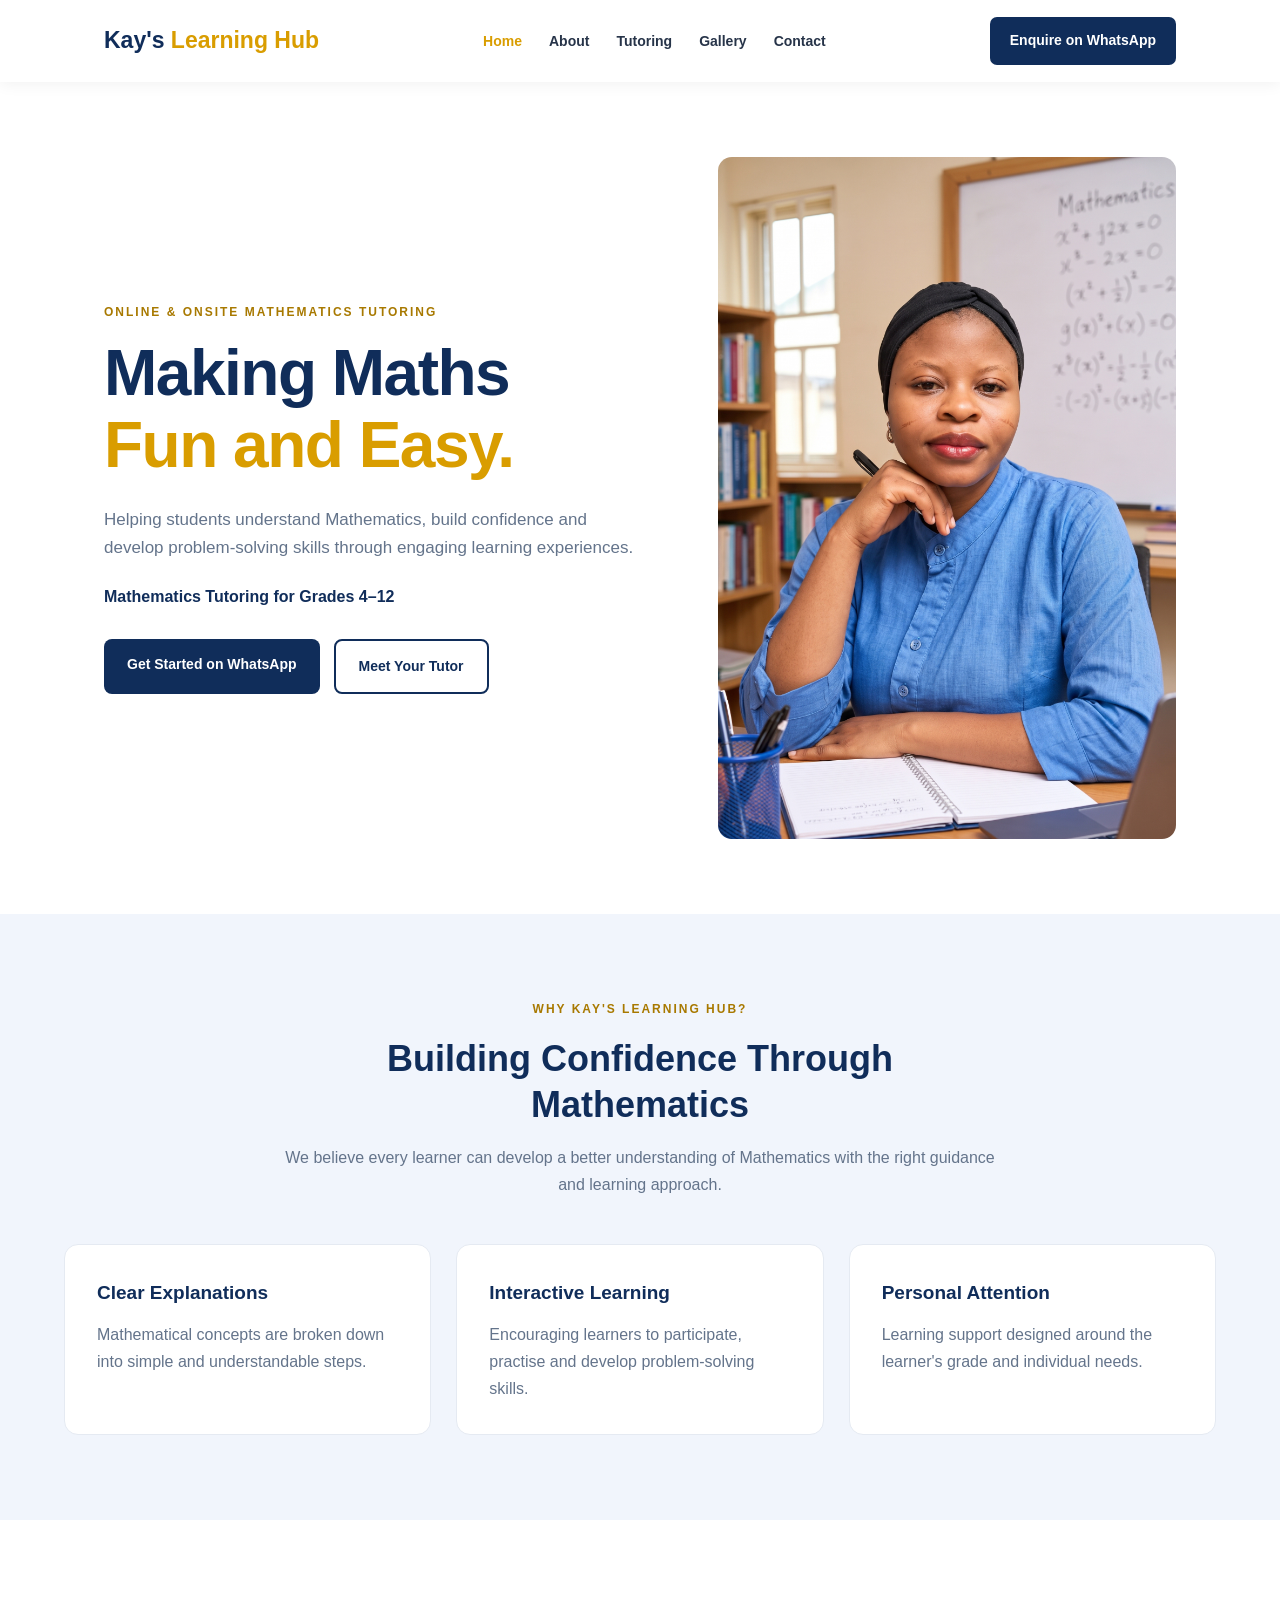
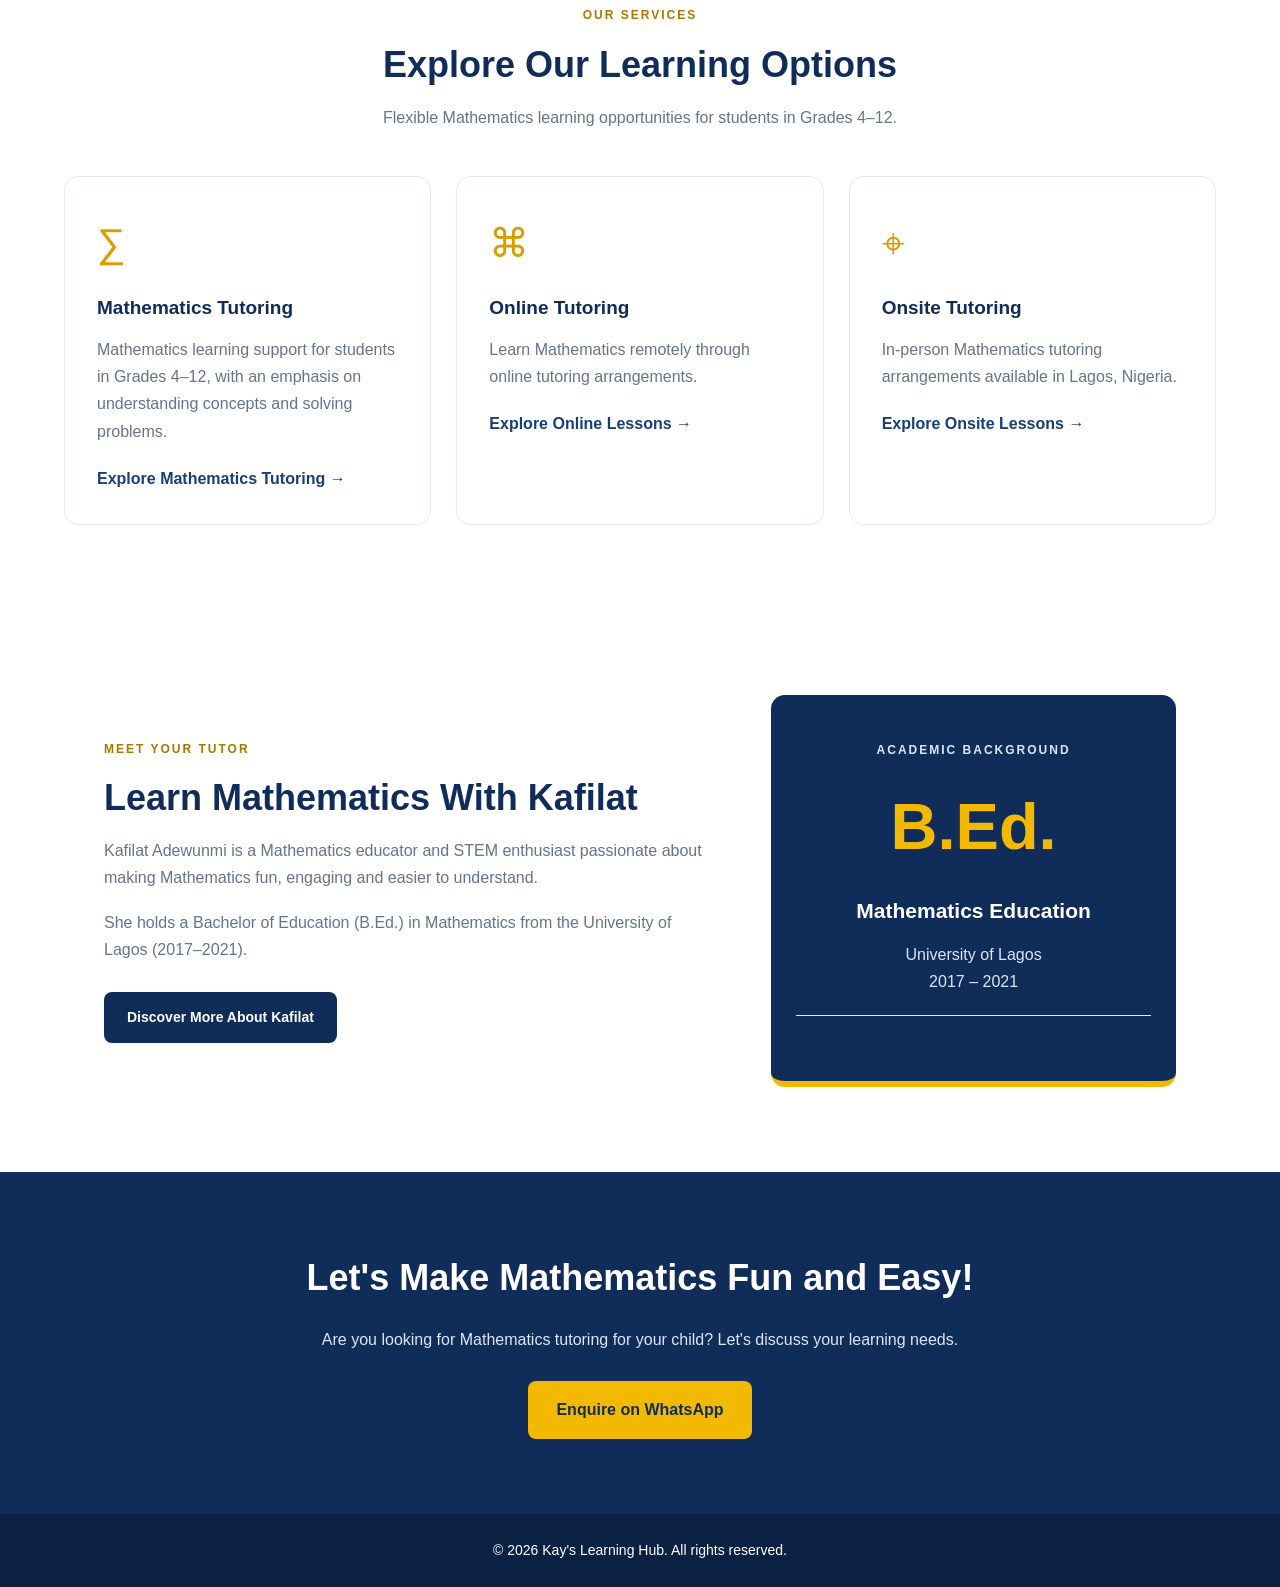
<file: index.html>
<!DOCTYPE html>
<html lang="en">

<head>
    <meta charset="UTF-8">
    <meta name="viewport" content="width=device-width, initial-scale=1.0">

    <title>Kay's Learning Hub | Mathematics Tutoring in Lagos</title>

    <meta
        name="description"
        content="Kay's Learning Hub offers online and onsite Mathematics tutoring for learners in Grades 4–12 in Lagos, Nigeria."
    >

    <meta name="theme-color" content="#102D5A">

    <!-- Website stylesheet -->
    <link rel="stylesheet" href="css/style.css">

    <!-- Website JavaScript -->
    <script src="js/script.js" defer></script>
</head>

<body>

    <!-- =================================
         HEADER AND NAVIGATION
    ================================== -->

    <header class="header">

        <nav class="navbar" aria-label="Main navigation">

            <a href="index.html" class="logo" aria-label="Kay's Learning Hub homepage">
                Kay's <span>Learning Hub</span>
            </a>

            <!-- Mobile navigation button -->
            <button
                class="menu-toggle"
                type="button"
                aria-label="Open navigation menu"
                aria-expanded="false"
                aria-controls="main-navigation"
            >
                ☰
            </button>

            <!-- Navigation links -->
            <ul class="nav-links" id="main-navigation">

                <li>
                    <a href="index.html" class="active" aria-current="page">Home</a>
                </li>

                <li>
                    <a href="about.html">About</a>
                </li>

                <li>
                    <a href="tutoring.html">Tutoring</a>
                </li>

                <li>
                    <a href="gallery.html">Gallery</a>
                </li>

                <li>
                    <a href="contact.html">Contact</a>
                </li>

            </ul>

            <a
                href="https://wa.me/2348129663415"
                class="nav-button"
                data-wa-topic="Mathematics tutoring for Grades 4–12"
                target="_blank"
                rel="noopener noreferrer"
            >
                Enquire on WhatsApp
            </a>

        </nav>

    </header>


    <!-- =================================
         MAIN CONTENT
    ================================== -->

    <main>

        <!-- HERO SECTION -->

        <section class="hero" aria-labelledby="hero-heading">

            <div class="hero-content">

                <p class="hero-label">
                    ONLINE & ONSITE MATHEMATICS TUTORING
                </p>

                <h1 id="hero-heading">
                    Making Maths
                    <span>Fun and Easy.</span>
                </h1>

                <p class="hero-description">
                    Helping students understand Mathematics,
                    build confidence and develop problem-solving
                    skills through engaging learning experiences.
                </p>

                <p class="hero-grade">
                    Mathematics Tutoring for Grades 4–12
                </p>

                <div class="hero-buttons">

                    <a
                        href="https://wa.me/2348129663415"
                        class="primary-button"
                        data-wa-topic="Mathematics tutoring for my child"
                        target="_blank"
                        rel="noopener noreferrer"
                    >
                        Get Started on WhatsApp
                    </a>

                    <a href="about.html" class="secondary-button">
                        Meet Your Tutor
                    </a>

                </div>

            </div>


            <!-- TUTOR PORTRAIT -->

            <div class="hero-image">

                <img
                    src="assets/images/kay.jpg"
                    alt="Kafilat Adewunmi, Mathematics educator and founder of Kay's Learning Hub"
                    fetchpriority="high"
                    decoding="async"
                >

            </div>

        </section>


        <!-- =================================
             WHY CHOOSE US
        ================================== -->

        <section class="why-us" aria-labelledby="why-heading">

            <div class="section-heading">

                <p class="section-label">
                    WHY KAY'S LEARNING HUB?
                </p>

                <h2 id="why-heading">
                    Building Confidence Through Mathematics
                </h2>

                <p>
                    We believe every learner can develop a better
                    understanding of Mathematics with the right
                    guidance and learning approach.
                </p>

            </div>


            <div class="feature-container">

                <article class="feature-card">

                    <h3>Clear Explanations</h3>

                    <p>
                        Mathematical concepts are broken down
                        into simple and understandable steps.
                    </p>

                </article>


                <article class="feature-card">

                    <h3>Interactive Learning</h3>

                    <p>
                        Encouraging learners to participate,
                        practise and develop problem-solving skills.
                    </p>

                </article>


                <article class="feature-card">

                    <h3>Personal Attention</h3>

                    <p>
                        Learning support designed around the
                        learner's grade and individual needs.
                    </p>

                </article>

            </div>

        </section>


        <!-- =================================
             TUTORING SERVICES
        ================================== -->

        <section class="services" aria-labelledby="services-heading">

            <div class="section-heading">

                <p class="section-label">
                    OUR SERVICES
                </p>

                <h2 id="services-heading">
                    Explore Our Learning Options
                </h2>

                <p>
                    Flexible Mathematics learning opportunities
                    for students in Grades 4–12.
                </p>

            </div>


            <div class="service-container">

                <article class="service-card">

                    <div class="service-icon" aria-hidden="true">∑</div>

                    <h3>Mathematics Tutoring</h3>

                    <p>
                        Mathematics learning support for students
                        in Grades 4–12, with an emphasis on
                        understanding concepts and solving problems.
                    </p>

                    <a href="tutoring.html">
                        Explore Mathematics Tutoring →
                    </a>

                </article>


                <article class="service-card">

                    <div class="service-icon" aria-hidden="true">⌘</div>

                    <h3>Online Tutoring</h3>

                    <p>
                        Learn Mathematics remotely through
                        online tutoring arrangements.
                    </p>

                    <a href="tutoring.html">
                        Explore Online Lessons →
                    </a>

                </article>


                <article class="service-card">

                    <div class="service-icon" aria-hidden="true">⌖</div>

                    <h3>Onsite Tutoring</h3>

                    <p>
                        In-person Mathematics tutoring arrangements
                        available in Lagos, Nigeria.
                    </p>

                    <a href="tutoring.html">
                        Explore Onsite Lessons →
                    </a>

                </article>

            </div>

        </section>


        <!-- =================================
             MEET YOUR TUTOR
        ================================== -->

        <section class="tutor-preview" aria-labelledby="tutor-heading">

            <div class="tutor-text">

                <p class="section-label">
                    MEET YOUR TUTOR
                </p>

                <h2 id="tutor-heading">
                    Learn Mathematics With Kafilat
                </h2>

                <p>
                    Kafilat Adewunmi is a Mathematics educator
                    and STEM enthusiast passionate about making
                    Mathematics fun, engaging and easier to understand.
                </p>

                <p>
                    She holds a Bachelor of Education (B.Ed.)
                    in Mathematics from the University of Lagos
                    (2017–2021).
                </p>

                <a href="about.html" class="primary-button">
                    Discover More About Kafilat
                </a>

            </div>


            <!-- CREDENTIAL AND LEARNING SUMMARY -->

            <div class="tutor-qualification">

                <p class="section-label">
                    ACADEMIC BACKGROUND
                </p>

                <h3>B.Ed.</h3>

                <h4>Mathematics Education</h4>

                <p>University of Lagos</p>

                <p>2017 – 2021</p>

                <div class="credential-divider"></div>

    

                

            </div>

        </section>


        <!-- =================================
             WHATSAPP CALL TO ACTION
        ================================== -->

        <section class="contact-cta" aria-labelledby="cta-heading">

            <div class="cta-content">

                <h2 id="cta-heading">
                    Let's Make Mathematics Fun and Easy!
                </h2>

                <p>
                    Are you looking for Mathematics tutoring
                    for your child? Let's discuss your learning needs.
                </p>

                <a
                    href="https://wa.me/2348129663415"
                    target="_blank"
                    rel="noopener noreferrer"
                    class="cta-button"
                    data-wa-topic="Mathematics tutoring and lesson arrangements"
                >
                    Enquire on WhatsApp
                </a>

            </div>

        </section>

    </main>


    <!-- =================================
         FOOTER
    ================================== -->

    <footer class="footer">

        <p>
            &copy; 2026 Kay's Learning Hub.
            All rights reserved.
        </p>

    </footer>

</body>

</html>
</file>
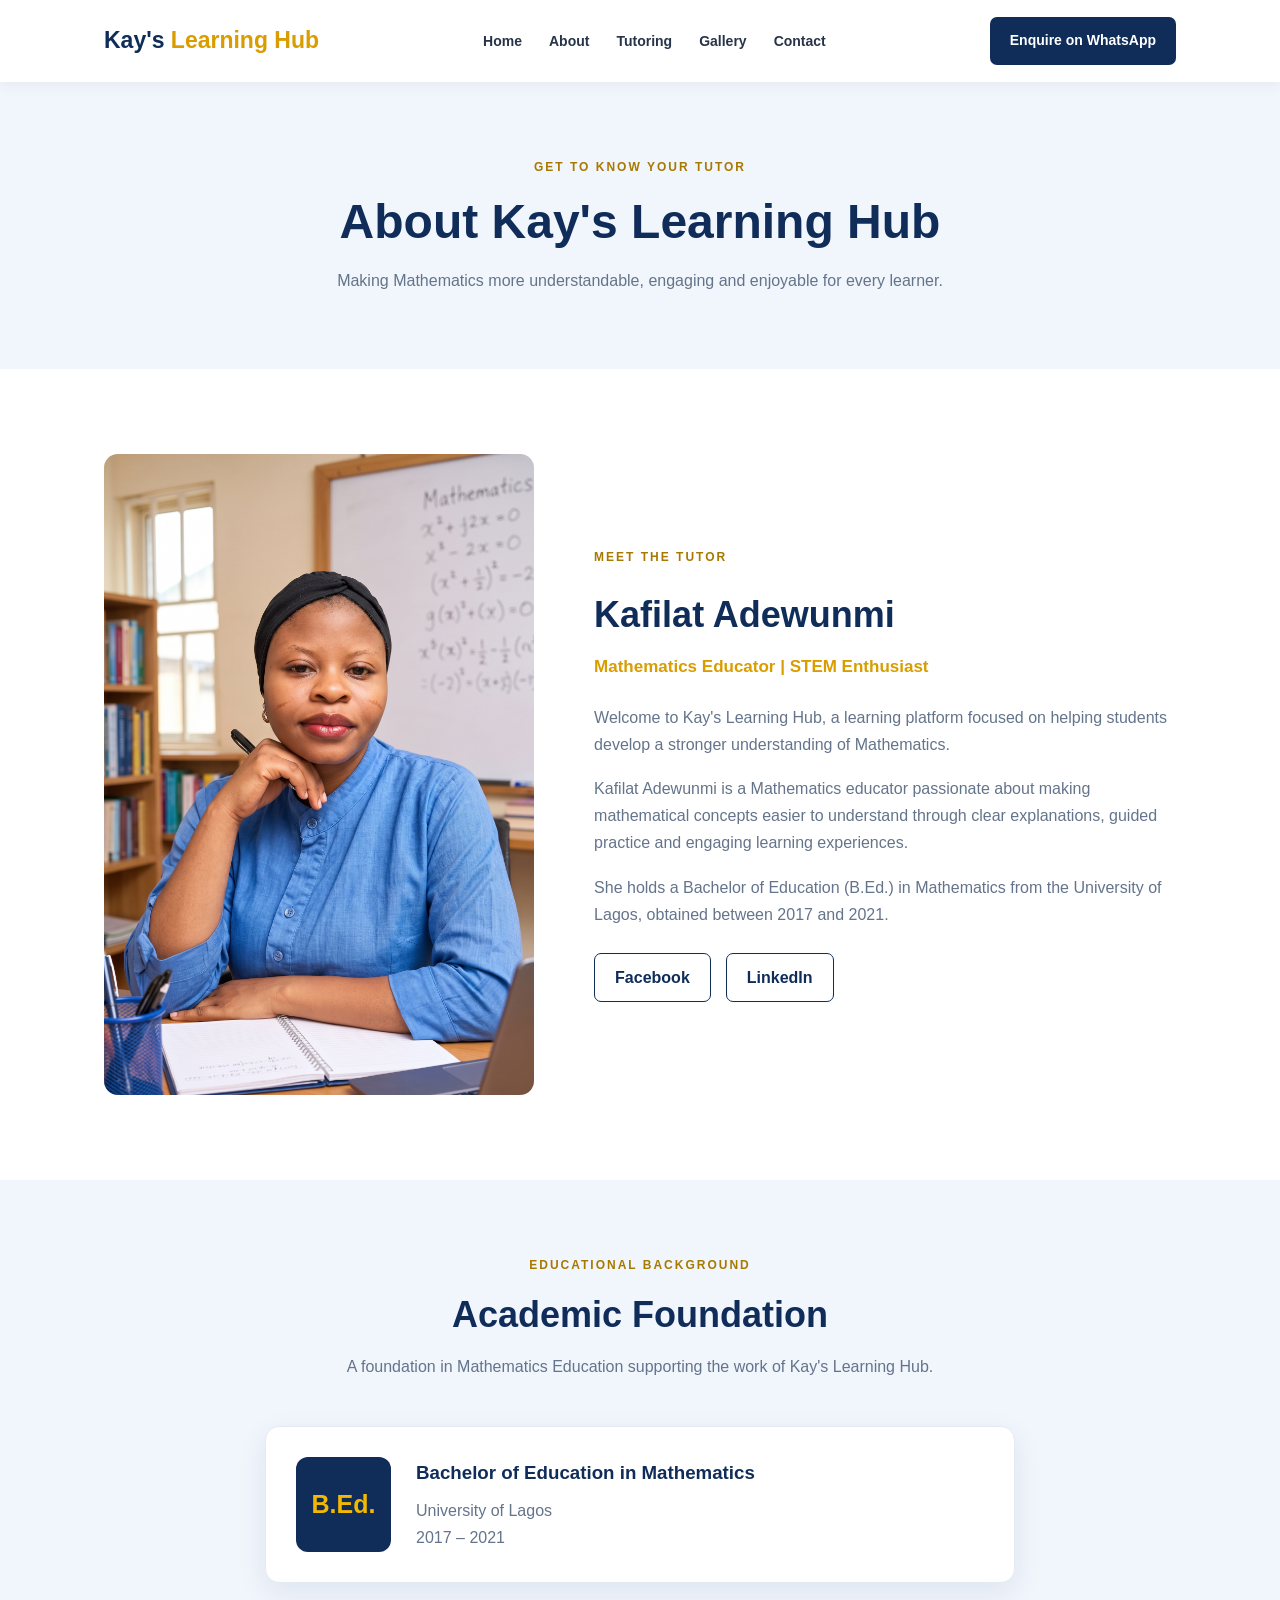
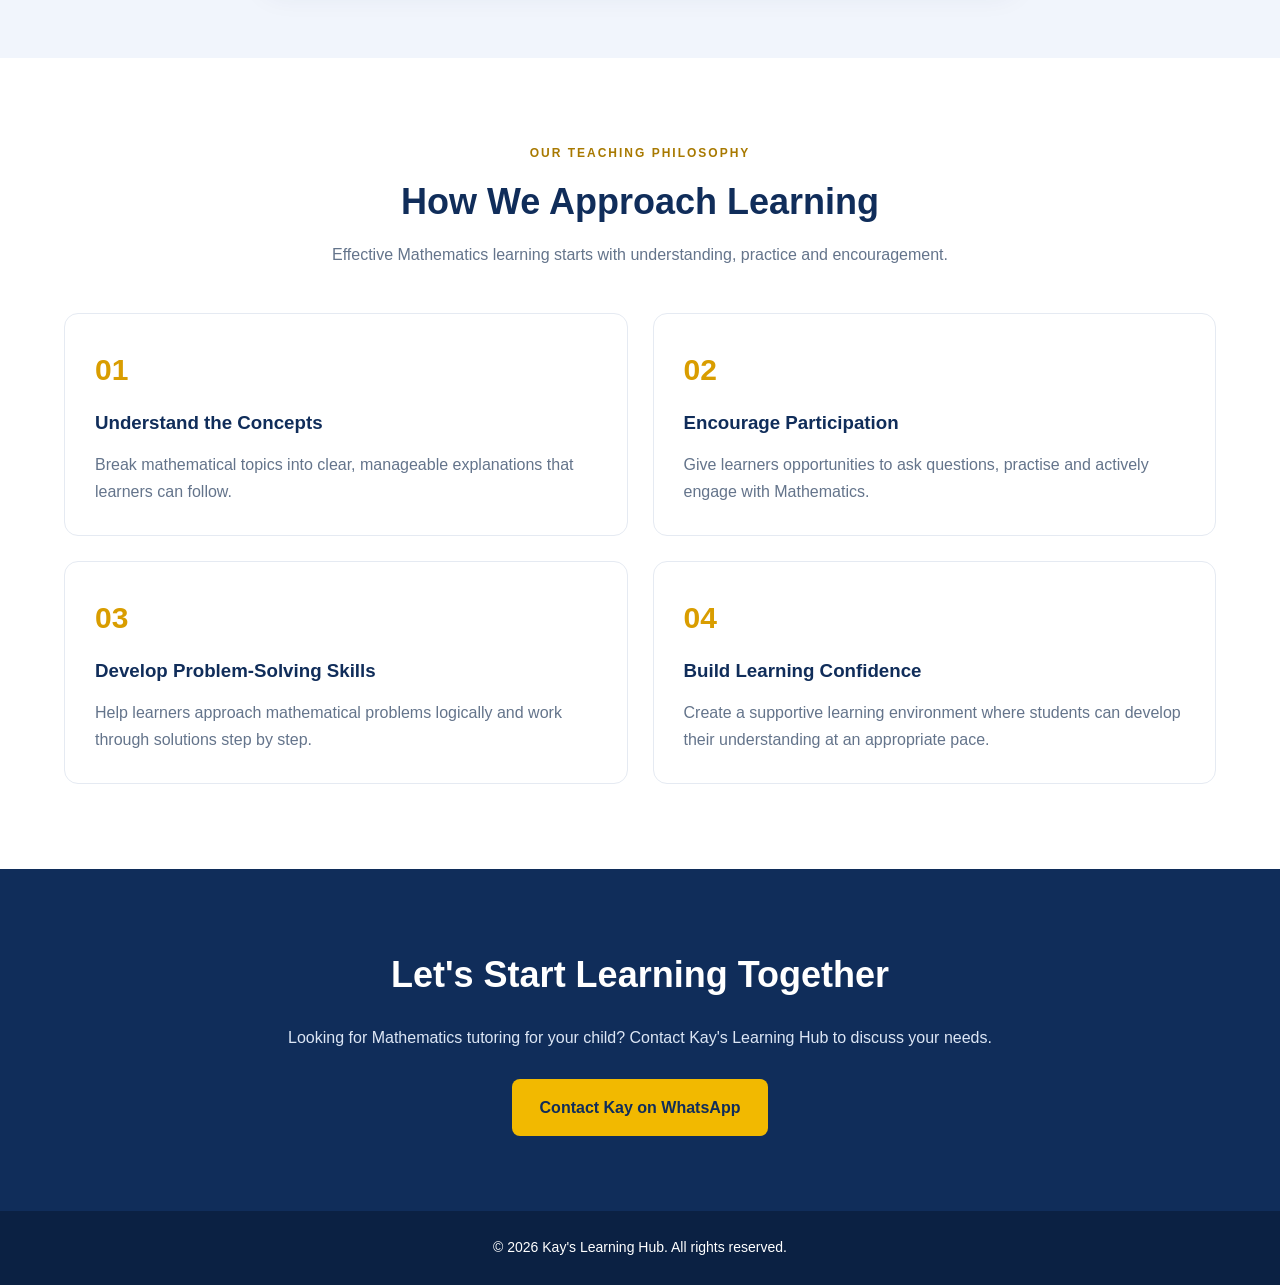
<file: about.html>
<!DOCTYPE html>
<html lang="en">
<head>
    <meta charset="UTF-8">
    <meta name="viewport" content="width=device-width, initial-scale=1.0">

    <title>About Kafilat | Kay's Learning Hub</title>

    <meta name="description" content="Meet Kafilat Adewunmi, a Mathematics educator and STEM enthusiast at Kay's Learning Hub in Lagos, Nigeria.">

    <link rel="stylesheet" href="css/style.css">
</head>

<body>

    <!-- HEADER -->
    <header class="header">
        <nav class="navbar">

            <a href="index.html" class="logo">
                Kay's <span>Learning Hub</span>
            </a>

            <ul class="nav-links">
                <li><a href="index.html">Home</a></li>
                <li><a href="about.html">About</a></li>
                <li><a href="tutoring.html">Tutoring</a></li>
                <li><a href="gallery.html">Gallery</a></li>
                <li><a href="contact.html">Contact</a></li>
            </ul>

            <a href="https://wa.me/2348129663415"
               class="nav-button"
               target="_blank"
               rel="noopener noreferrer">
                Enquire on WhatsApp
            </a>

        </nav>
    </header>


    <main>

        <!-- PAGE INTRODUCTION -->
        <section class="page-banner">
            <div class="page-banner-content">

                <p class="section-label">GET TO KNOW YOUR TUTOR</p>

                <h1>About Kay's Learning Hub</h1>

                <p>
                    Making Mathematics more understandable,
                    engaging and enjoyable for every learner.
                </p>

            </div>
        </section>


        <!-- TUTOR PROFILE -->
        <section class="about-profile">

            <div class="about-image">

                <img
                    src="assets/images/kay.jpg"
                    alt="Kafilat Adewunmi, founder of Kay's Learning Hub">

            </div>

            <div class="about-content">

                <p class="section-label">MEET THE TUTOR</p>

                <h2>Kafilat Adewunmi</h2>

                <h3>Mathematics Educator | STEM Enthusiast</h3>

                <p>
                    Welcome to Kay's Learning Hub, a learning
                    platform focused on helping students develop
                    a stronger understanding of Mathematics.
                </p>

                <p>
                    Kafilat Adewunmi is a Mathematics educator
                    passionate about making mathematical concepts
                    easier to understand through clear explanations,
                    guided practice and engaging learning experiences.
                </p>

                <p>
                    She holds a Bachelor of Education (B.Ed.)
                    in Mathematics from the University of Lagos,
                    obtained between 2017 and 2021.
                </p>

                <div class="about-socials">

                    <a href="https://www.facebook.com/ajigbotosho.khafylat"
                       target="_blank"
                       rel="noopener noreferrer">
                        Facebook
                    </a>

                    <a href="https://www.linkedin.com/in/kafilat-adewunmi-ajigbotosho-26ab4218a/"
                       target="_blank"
                       rel="noopener noreferrer">
                        LinkedIn
                    </a>

                </div>

            </div>

        </section>


        <!-- EDUCATIONAL BACKGROUND -->
        <section class="education-section">

            <div class="section-heading">

                <p class="section-label">EDUCATIONAL BACKGROUND</p>

                <h2>Academic Foundation</h2>

                <p>
                    A foundation in Mathematics Education
                    supporting the work of Kay's Learning Hub.
                </p>

            </div>

            <div class="education-card">

                <div class="education-icon">B.Ed.</div>

                <div>
                    <h3>Bachelor of Education in Mathematics</h3>

                    <p>University of Lagos</p>

                    <p>2017 – 2021</p>
                </div>

            </div>

        </section>


        <!-- TEACHING PHILOSOPHY -->
        <section class="philosophy-section">

            <div class="section-heading">

                <p class="section-label">OUR TEACHING PHILOSOPHY</p>

                <h2>How We Approach Learning</h2>

                <p>
                    Effective Mathematics learning starts
                    with understanding, practice and encouragement.
                </p>

            </div>

            <div class="philosophy-container">

                <article class="philosophy-card">

                    <div class="philosophy-number">01</div>

                    <h3>Understand the Concepts</h3>

                    <p>
                        Break mathematical topics into clear,
                        manageable explanations that learners
                        can follow.
                    </p>

                </article>


                <article class="philosophy-card">

                    <div class="philosophy-number">02</div>

                    <h3>Encourage Participation</h3>

                    <p>
                        Give learners opportunities to ask questions,
                        practise and actively engage with Mathematics.
                    </p>

                </article>


                <article class="philosophy-card">

                    <div class="philosophy-number">03</div>

                    <h3>Develop Problem-Solving Skills</h3>

                    <p>
                        Help learners approach mathematical
                        problems logically and work through
                        solutions step by step.
                    </p>

                </article>


                <article class="philosophy-card">

                    <div class="philosophy-number">04</div>

                    <h3>Build Learning Confidence</h3>

                    <p>
                        Create a supportive learning environment
                        where students can develop their
                        understanding at an appropriate pace.
                    </p>

                </article>

            </div>

        </section>


        <!-- CALL TO ACTION -->
        <section class="contact-cta">

            <div class="cta-content">

                <h2>Let's Start Learning Together</h2>

                <p>
                    Looking for Mathematics tutoring for your child?
                    Contact Kay's Learning Hub to discuss your needs.
                </p>

                <a href="https://wa.me/2348129663415?text=Hello%20Kay's%20Learning%20Hub%2C%20I%20would%20like%20to%20make%20an%20enquiry%20about%20Mathematics%20tutoring."
                   class="cta-button"
                   target="_blank"
                   rel="noopener noreferrer">
                    Contact Kay on WhatsApp
                </a>

            </div>

        </section>

    </main>


    <!-- FOOTER -->
    <footer class="footer">
        <p>&copy; 2026 Kay's Learning Hub. All rights reserved.</p>
    </footer>

</body>
</html>
</file>
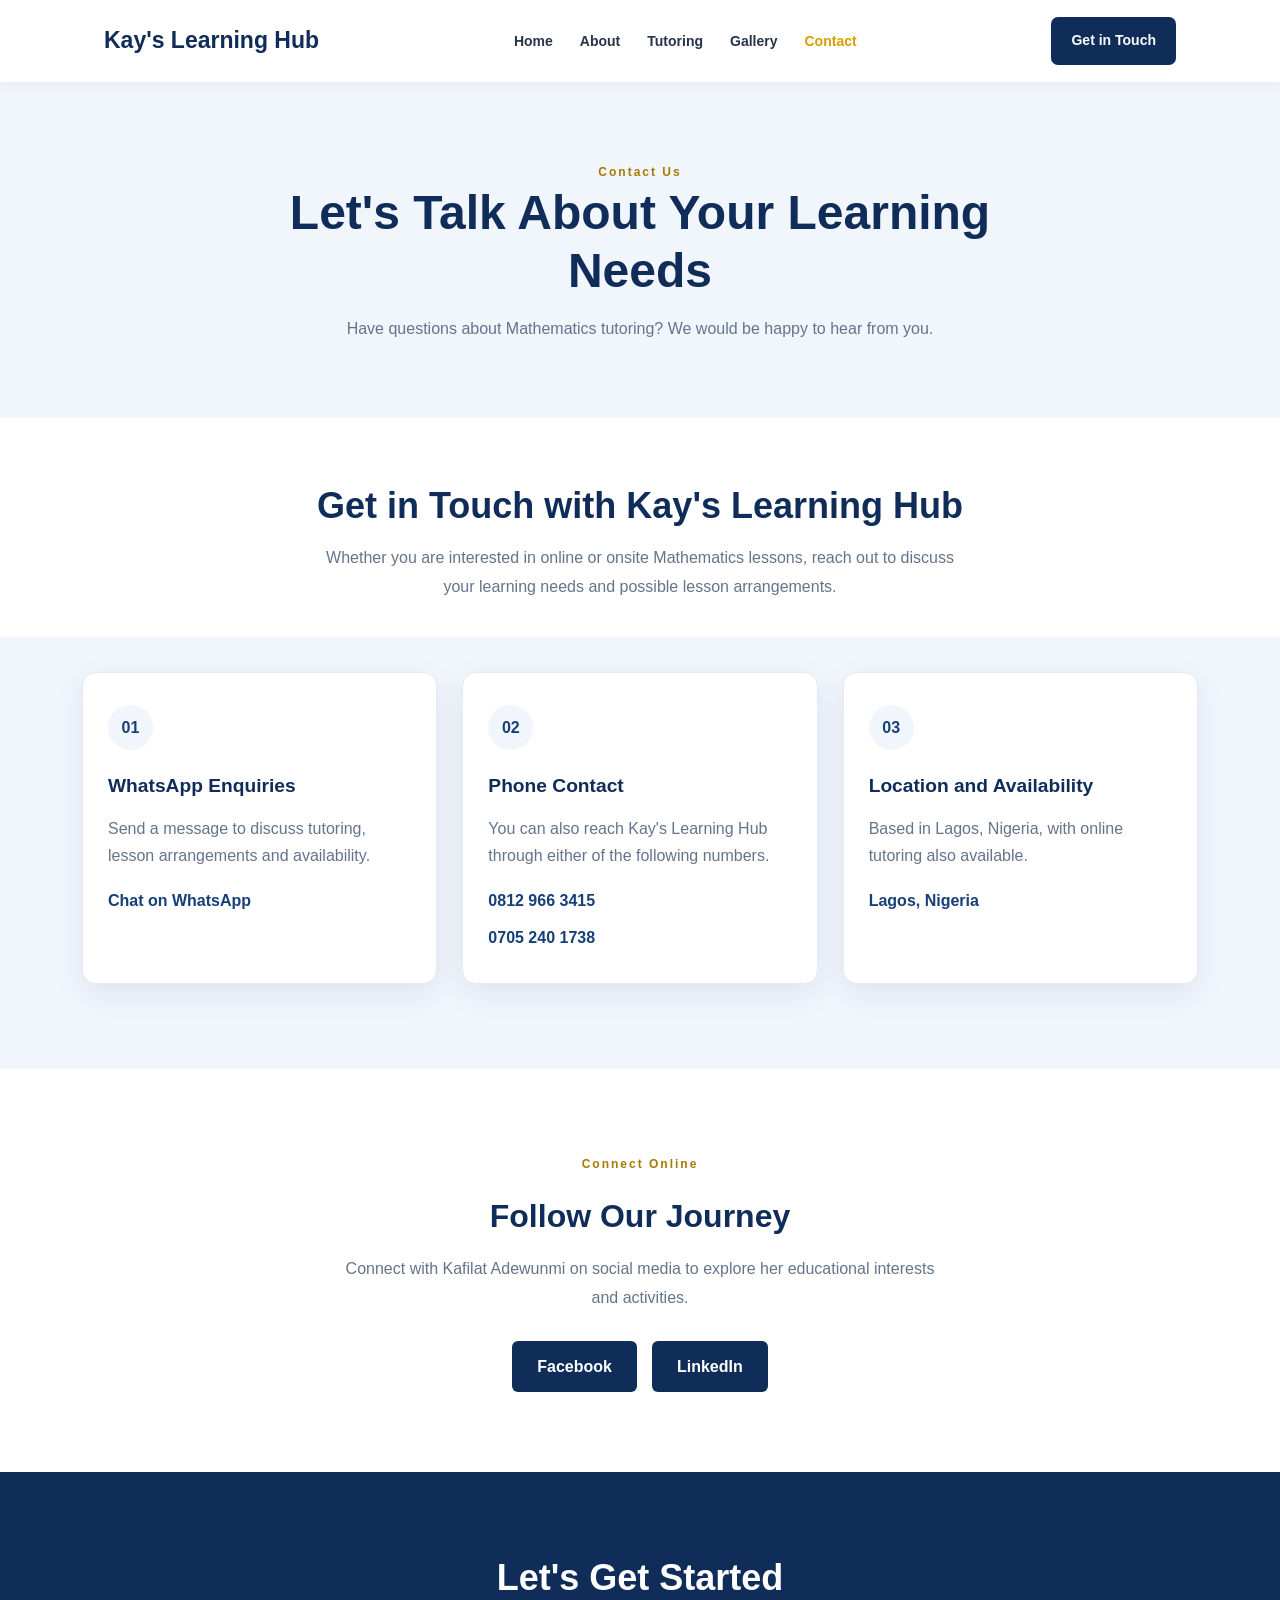
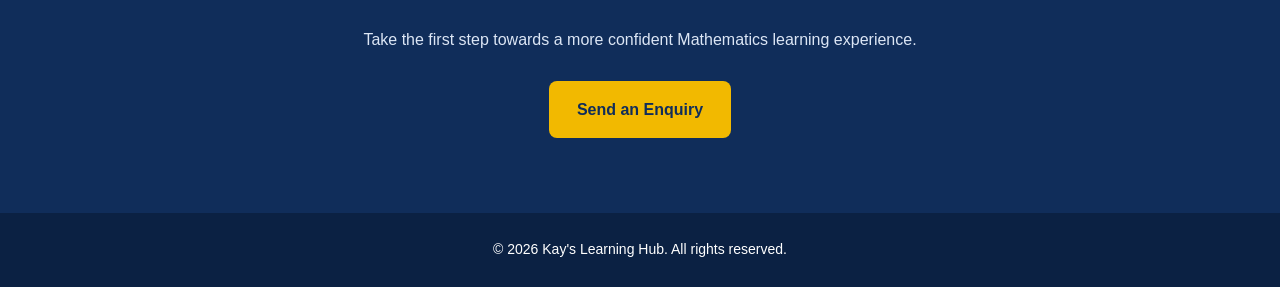
<file: contact.html>
<!DOCTYPE html>
<html lang="en">
<head>
    <meta charset="UTF-8">
    <meta name="viewport" content="width=device-width, initial-scale=1.0">

    <title>Contact | Kay's Learning Hub</title>

    <meta name="description" content="Contact Kay's Learning Hub for online and onsite Mathematics tutoring for learners in Grades 4–12 in Lagos, Nigeria.">

    <meta name="theme-color" content="#102D5A">

    <link rel="stylesheet" href="css/style.css">
    <script src="js/script.js" defer></script>
</head>

<body>

    <!-- HEADER -->
    <header class="header">

        <nav class="navbar" aria-label="Main navigation">

            <a href="index.html" class="logo">
                Kay's Learning Hub
            </a>

            <button
                class="menu-toggle"
                type="button"
                aria-label="Open navigation menu"
                aria-expanded="false"
                aria-controls="main-navigation">
                ☰
            </button>

            <ul class="nav-links" id="main-navigation">

                <li><a href="index.html">Home</a></li>

                <li><a href="about.html">About</a></li>

                <li><a href="tutoring.html">Tutoring</a></li>

                <li><a href="gallery.html">Gallery</a></li>

                <li>
                    <a href="contact.html" class="active" aria-current="page">
                        Contact
                    </a>
                </li>

            </ul>

            <a
                href="https://wa.me/2348129663415"
                class="nav-button"
                data-wa-topic="Mathematics tutoring for Grades 4–12">

                Get in Touch

            </a>

        </nav>

    </header>


    <main>

        <!-- PAGE BANNER -->
        <section class="page-banner">

            <div class="page-banner-content">

                <span class="hero-label">Contact Us</span>

                <h1>Let's Talk About Your Learning Needs</h1>

                <p>
                    Have questions about Mathematics tutoring?
                    We would be happy to hear from you.
                </p>

            </div>

        </section>


        <!-- CONTACT INTRODUCTION -->
        <section class="contact-intro">

            <div class="container">

                <div class="section-heading">

                    <h2>Get in Touch with Kay's Learning Hub</h2>

                    <p>
                        Whether you are interested in online or onsite
                        Mathematics lessons, reach out to discuss your
                        learning needs and possible lesson arrangements.
                    </p>

                </div>

            </div>

        </section>


        <!-- CONTACT INFORMATION -->
        <section class="contact-details-section">

            <div class="container">

                <div class="contact-details-grid">


                    <!-- WHATSAPP -->
                    <article class="contact-info-card">

                        <div class="contact-icon" aria-hidden="true">
                            01
                        </div>

                        <h3>WhatsApp Enquiries</h3>

                        <p>
                            Send a message to discuss tutoring,
                            lesson arrangements and availability.
                        </p>

                        <a
                            href="https://wa.me/2348129663415"
                            data-wa-topic="Mathematics tutoring enquiries">

                            Chat on WhatsApp

                        </a>

                    </article>


                    <!-- PHONE -->
                    <article class="contact-info-card">

                        <div class="contact-icon" aria-hidden="true">
                            02
                        </div>

                        <h3>Phone Contact</h3>

                        <p>
                            You can also reach Kay's Learning Hub
                            through either of the following numbers.
                        </p>

                        <a href="tel:+2348129663415">
                            0812 966 3415
                        </a>

                        <a href="tel:+2347052401738">
                            0705 240 1738
                        </a>

                    </article>


                    <!-- LOCATION -->
                    <article class="contact-info-card">

                        <div class="contact-icon" aria-hidden="true">
                            03
                        </div>

                        <h3>Location and Availability</h3>

                        <p>
                            Based in Lagos, Nigeria, with online
                            tutoring also available.
                        </p>

                        <span class="contact-detail-text">
                            Lagos, Nigeria
                        </span>

                    </article>


                </div>

            </div>

        </section>


        <!-- SOCIAL MEDIA -->
        <section class="social-section">

            <div class="container">

                <div class="social-content">

                    <span class="hero-label">Connect Online</span>

                    <h2>Follow Our Journey</h2>

                    <p>
                        Connect with Kafilat Adewunmi on social media
                        to explore her educational interests and activities.
                    </p>

                    <div class="social-links">

                        <a
                            href="https://www.facebook.com/ajigbotosho.khafylat"
                            target="_blank"
                            rel="noopener noreferrer">

                            Facebook

                        </a>

                        <a
                            href="https://www.linkedin.com/in/kafilat-adewunmi-ajigbotosho-26ab4218a/"
                            target="_blank"
                            rel="noopener noreferrer">

                            LinkedIn

                        </a>

                    </div>

                </div>

            </div>

        </section>


        <!-- FINAL CALL TO ACTION -->
        <section class="contact-cta">

            <div class="cta-content">

                <h2>Let's Get Started</h2>

                <p>
                    Take the first step towards a more confident
                    Mathematics learning experience.
                </p>

                <a
                    href="https://wa.me/2348129663415"
                    class="cta-button"
                    data-wa-topic="making an enquiry about Mathematics tutoring">

                    Send an Enquiry

                </a>

            </div>

        </section>

    </main>


    <!-- FOOTER -->
    <footer class="footer">

        <p>&copy; 2026 Kay's Learning Hub. All rights reserved.</p>

    </footer>

</body>
</html>
</file>
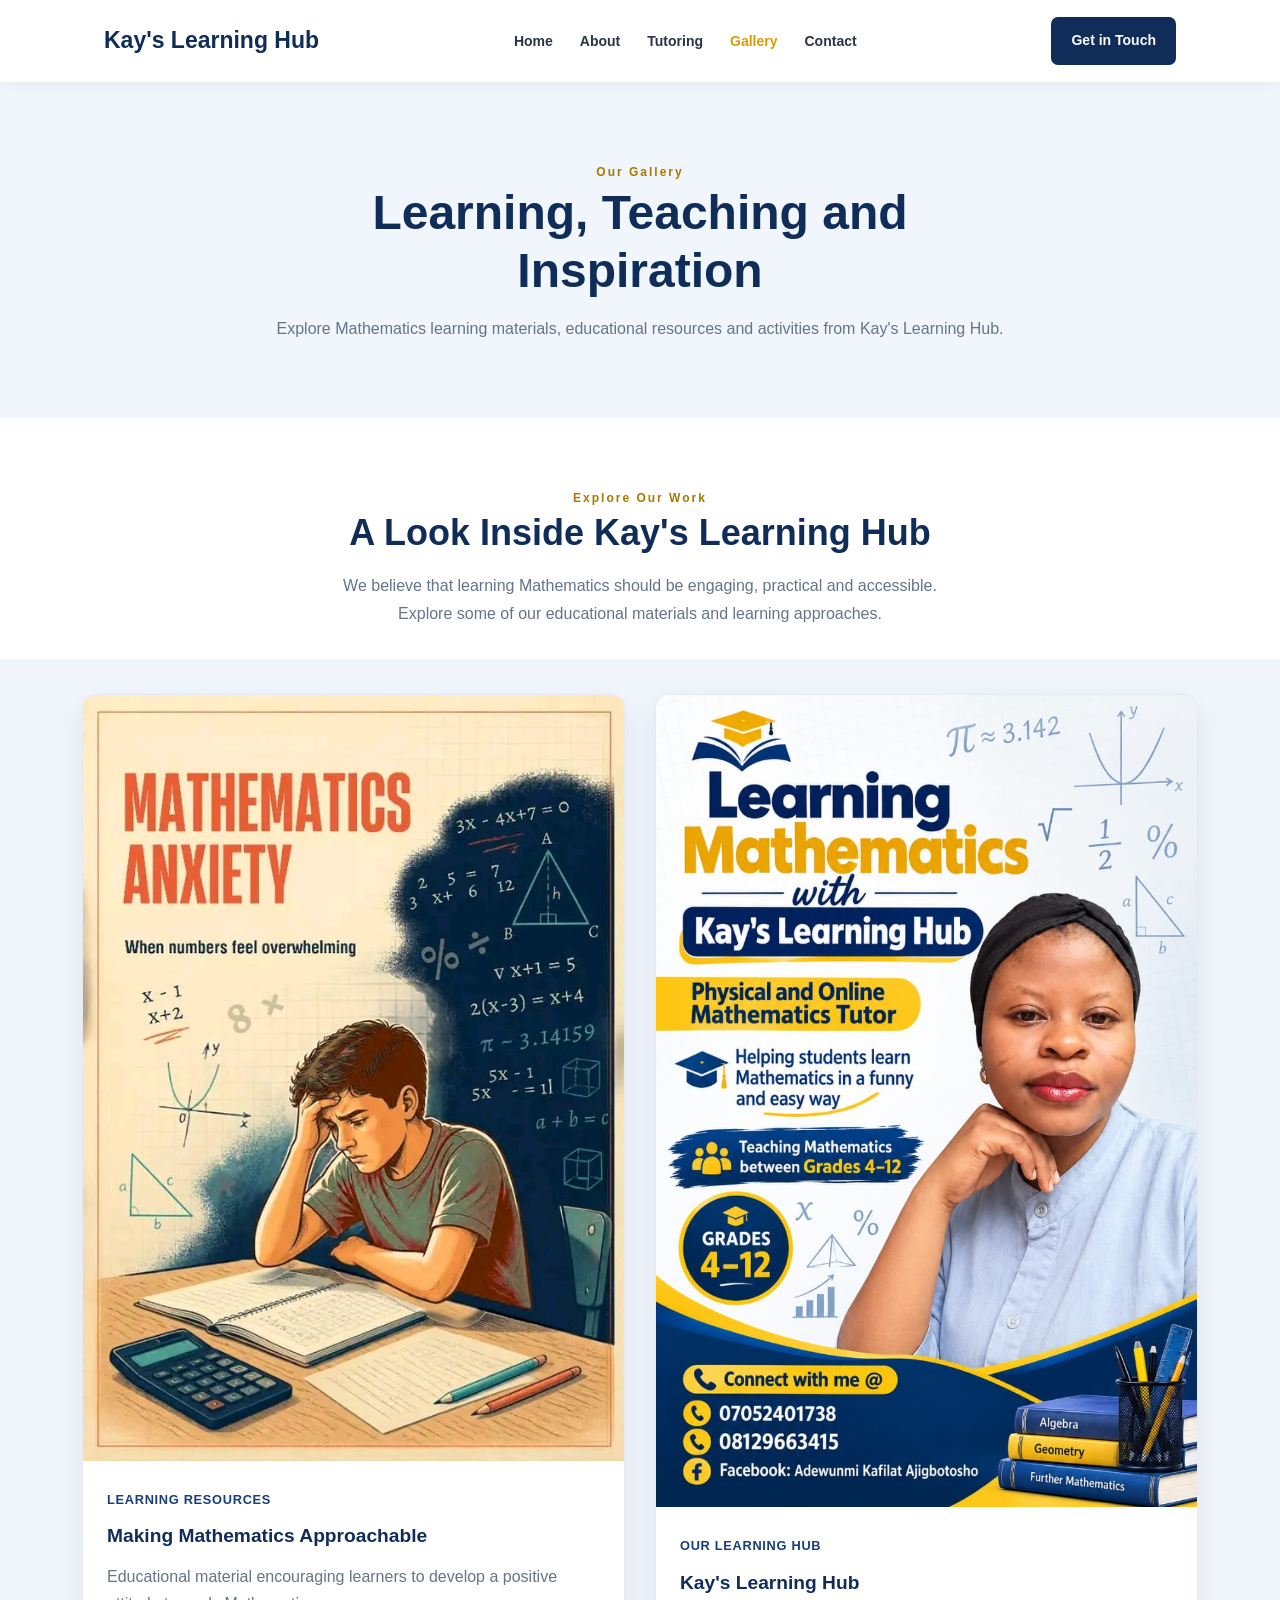
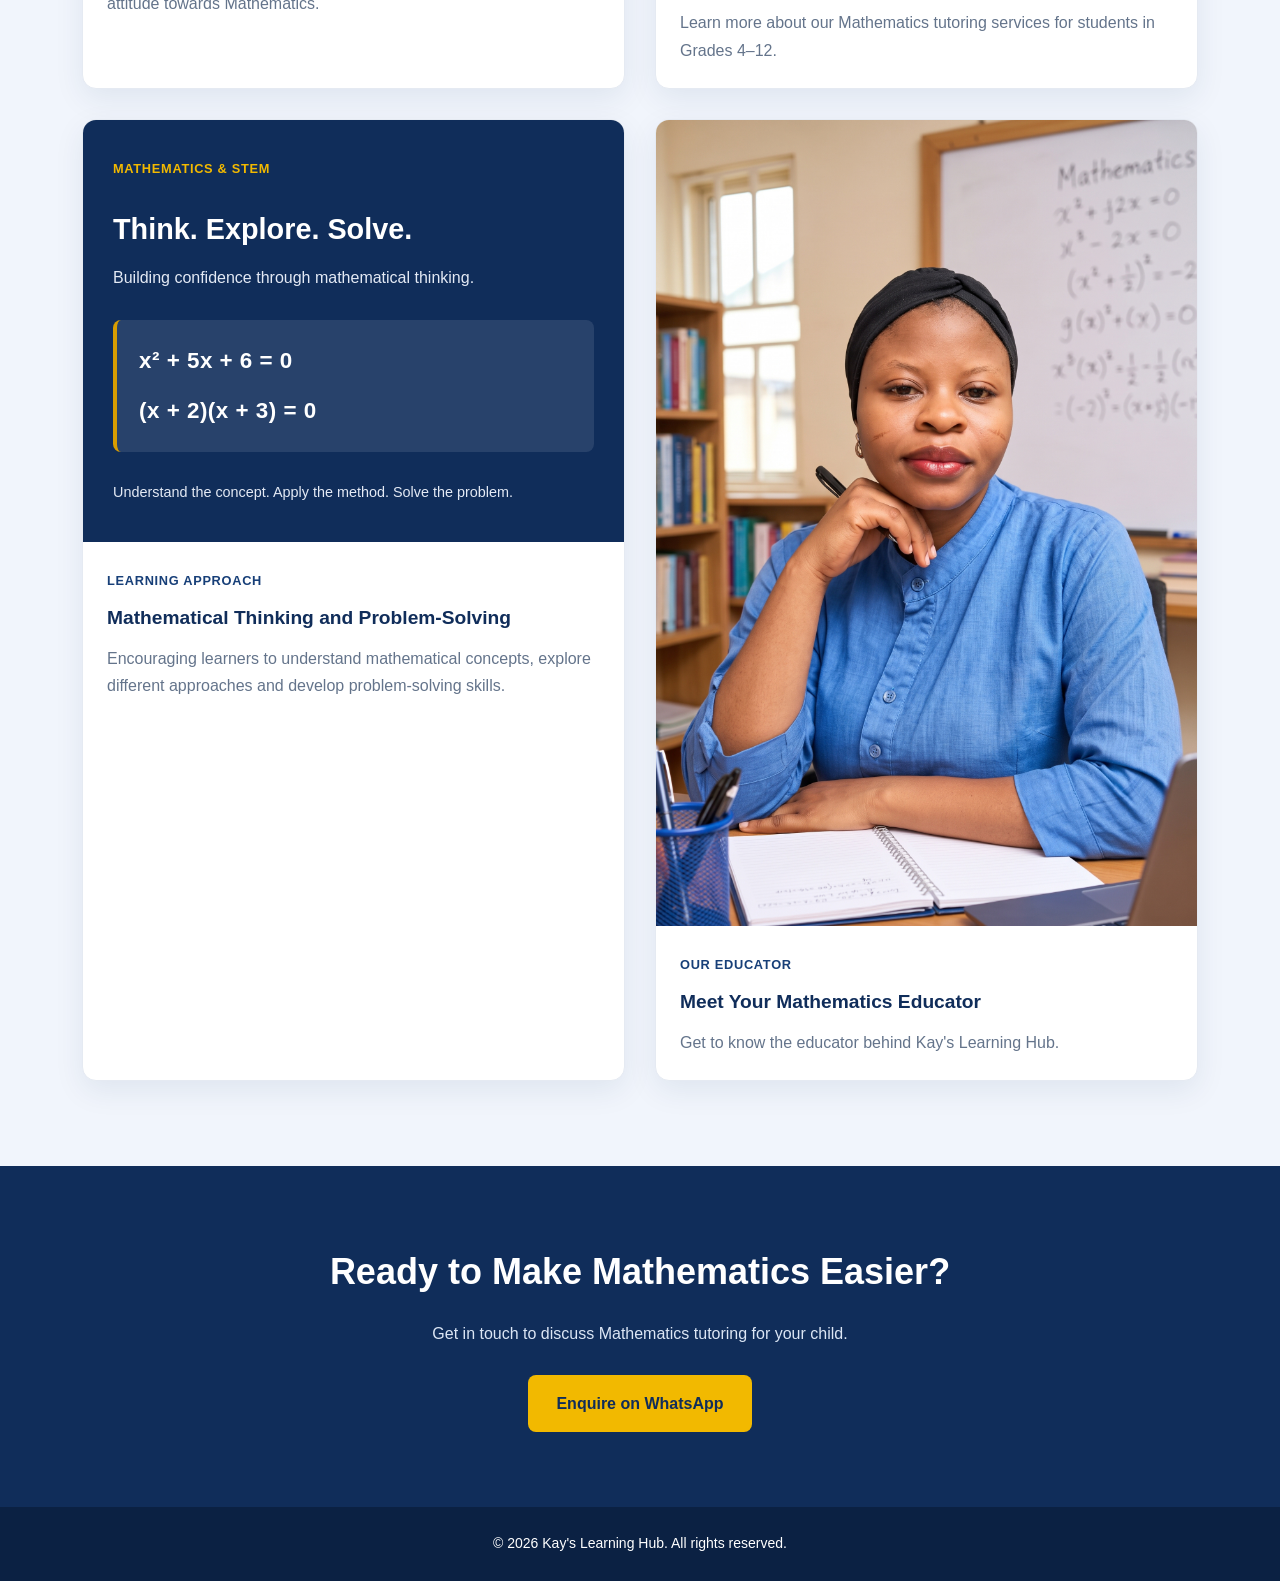
<file: gallery.html>
<!DOCTYPE html>
<html lang="en">
<head>
    <meta charset="UTF-8">
    <meta name="viewport" content="width=device-width, initial-scale=1.0">

    <title>Gallery | Kay's Learning Hub</title>

    <meta name="description" content="Explore Mathematics learning resources, educational materials and teaching activities from Kay's Learning Hub in Lagos, Nigeria.">
    <meta name="theme-color" content="#102D5A">

    <link rel="stylesheet" href="css/style.css">
    <script src="js/script.js" defer></script>
</head>

<body>

    <!-- Header -->
    <header class="header">
        <nav class="navbar" aria-label="Main navigation">

            <a href="index.html" class="logo">
                Kay's Learning Hub
            </a>

            <button
                class="menu-toggle"
                type="button"
                aria-label="Open navigation menu"
                aria-expanded="false"
                aria-controls="main-navigation">
                ☰
            </button>

            <ul class="nav-links" id="main-navigation">
                <li><a href="index.html">Home</a></li>
                <li><a href="about.html">About</a></li>
                <li><a href="tutoring.html">Tutoring</a></li>
                <li>
                    <a href="gallery.html" class="active" aria-current="page">
                        Gallery
                    </a>
                </li>
                <li><a href="contact.html">Contact</a></li>
            </ul>

            <a
                href="https://wa.me/2348129663415"
                class="nav-button"
                data-wa-topic="Mathematics tutoring for Grades 4–12">
                Get in Touch
            </a>

        </nav>
    </header>


    <main>

        <!-- Page Banner -->
        <section class="page-banner">
            <div class="page-banner-content">

                <span class="hero-label">Our Gallery</span>

                <h1>Learning, Teaching and Inspiration</h1>

                <p>
                    Explore Mathematics learning materials,
                    educational resources and activities from
                    Kay's Learning Hub.
                </p>

            </div>
        </section>


        <!-- Gallery Introduction -->
        <section class="gallery-intro">
            <div class="container">

                <div class="section-heading">

                    <span class="hero-label">Explore Our Work</span>

                    <h2>A Look Inside Kay's Learning Hub</h2>

                    <p>
                        We believe that learning Mathematics should be
                        engaging, practical and accessible. Explore some
                        of our educational materials and learning approaches.
                    </p>

                </div>

            </div>
        </section>


        <!-- Gallery Collection -->
        <section class="gallery-section">
            <div class="container">

                <div class="gallery-grid">

                    <!-- Mathematics Learning Resource -->
                    <article class="gallery-card">

                        <img
                            src="assets/images/1794295776787.jpg"
                            alt="Educational resource about overcoming Mathematics anxiety"
                            loading="lazy"
                            decoding="async"
                        >

                        <div class="gallery-caption">

                            <span class="gallery-category">
                                Learning Resources
                            </span>

                            <h3>Making Mathematics Approachable</h3>

                            <p>
                                Educational material encouraging learners
                                to develop a positive attitude towards
                                Mathematics.
                            </p>

                        </div>

                    </article>


                    <!-- Kay's Learning Hub Flyer -->
                    <article class="gallery-card">

                        <img
                            src="assets/images/IMG-20261108-WA0014.jpg"
                            alt="Kay's Learning Hub Mathematics tutoring flyer"
                            loading="lazy"
                            decoding="async"
                        >

                        <div class="gallery-caption">

                            <span class="gallery-category">
                                Our Learning Hub
                            </span>

                            <h3>Kay's Learning Hub</h3>

                            <p>
                                Learn more about our Mathematics tutoring
                                services for students in Grades 4–12.
                            </p>

                        </div>

                    </article>


                    <!-- Mathematics Concepts and Problem-Solving -->
                    <article class="gallery-card maths-visual-card">

                        <div class="maths-visual">

                            <span class="gallery-category">
                                Mathematics & STEM
                            </span>

                            <h3>Think. Explore. Solve.</h3>

                            <p>
                                Building confidence through mathematical
                                thinking.
                            </p>

                            <div class="equation-display">

                                <span>x² + 5x + 6 = 0</span>

                                <span>(x + 2)(x + 3) = 0</span>

                            </div>

                            <p class="maths-visual-footer">
                                Understand the concept. Apply the method.
                                Solve the problem.
                            </p>

                        </div>

                        <div class="gallery-caption">

                            <span class="gallery-category">
                                Learning Approach
                            </span>

                            <h3>
                                Mathematical Thinking and Problem-Solving
                            </h3>

                            <p>
                                Encouraging learners to understand
                                mathematical concepts, explore different
                                approaches and develop problem-solving skills.
                            </p>

                        </div>

                    </article>


                    <!-- Tutor Profile -->
                    <article class="gallery-card">

                        <img
                            src="assets/images/kay.jpg"
                            alt="Kafilat Adewunmi, Mathematics educator"
                            loading="lazy"
                            decoding="async"
                        >

                        <div class="gallery-caption">

                            <span class="gallery-category">
                                Our Educator
                            </span>

                            <h3>Meet Your Mathematics Educator</h3>

                            <p>
                                Get to know the educator behind
                                Kay's Learning Hub.
                            </p>

                        </div>

                    </article>

                </div>

            </div>
        </section>


        <!-- Gallery Call to Action -->
        <section class="contact-cta">

            <div class="cta-content">

                <h2>Ready to Make Mathematics Easier?</h2>

                <p>
                    Get in touch to discuss Mathematics tutoring
                    for your child.
                </p>

                <a
                    href="https://wa.me/2348129663415"
                    class="cta-button"
                    data-wa-topic="Mathematics tutoring for your child">

                    Enquire on WhatsApp

                </a>

            </div>

        </section>

    </main>


    <!-- Footer -->
    <footer class="footer">
        <p>&copy; 2026 Kay's Learning Hub. All rights reserved.</p>
    </footer>

</body>
</html>
</file>
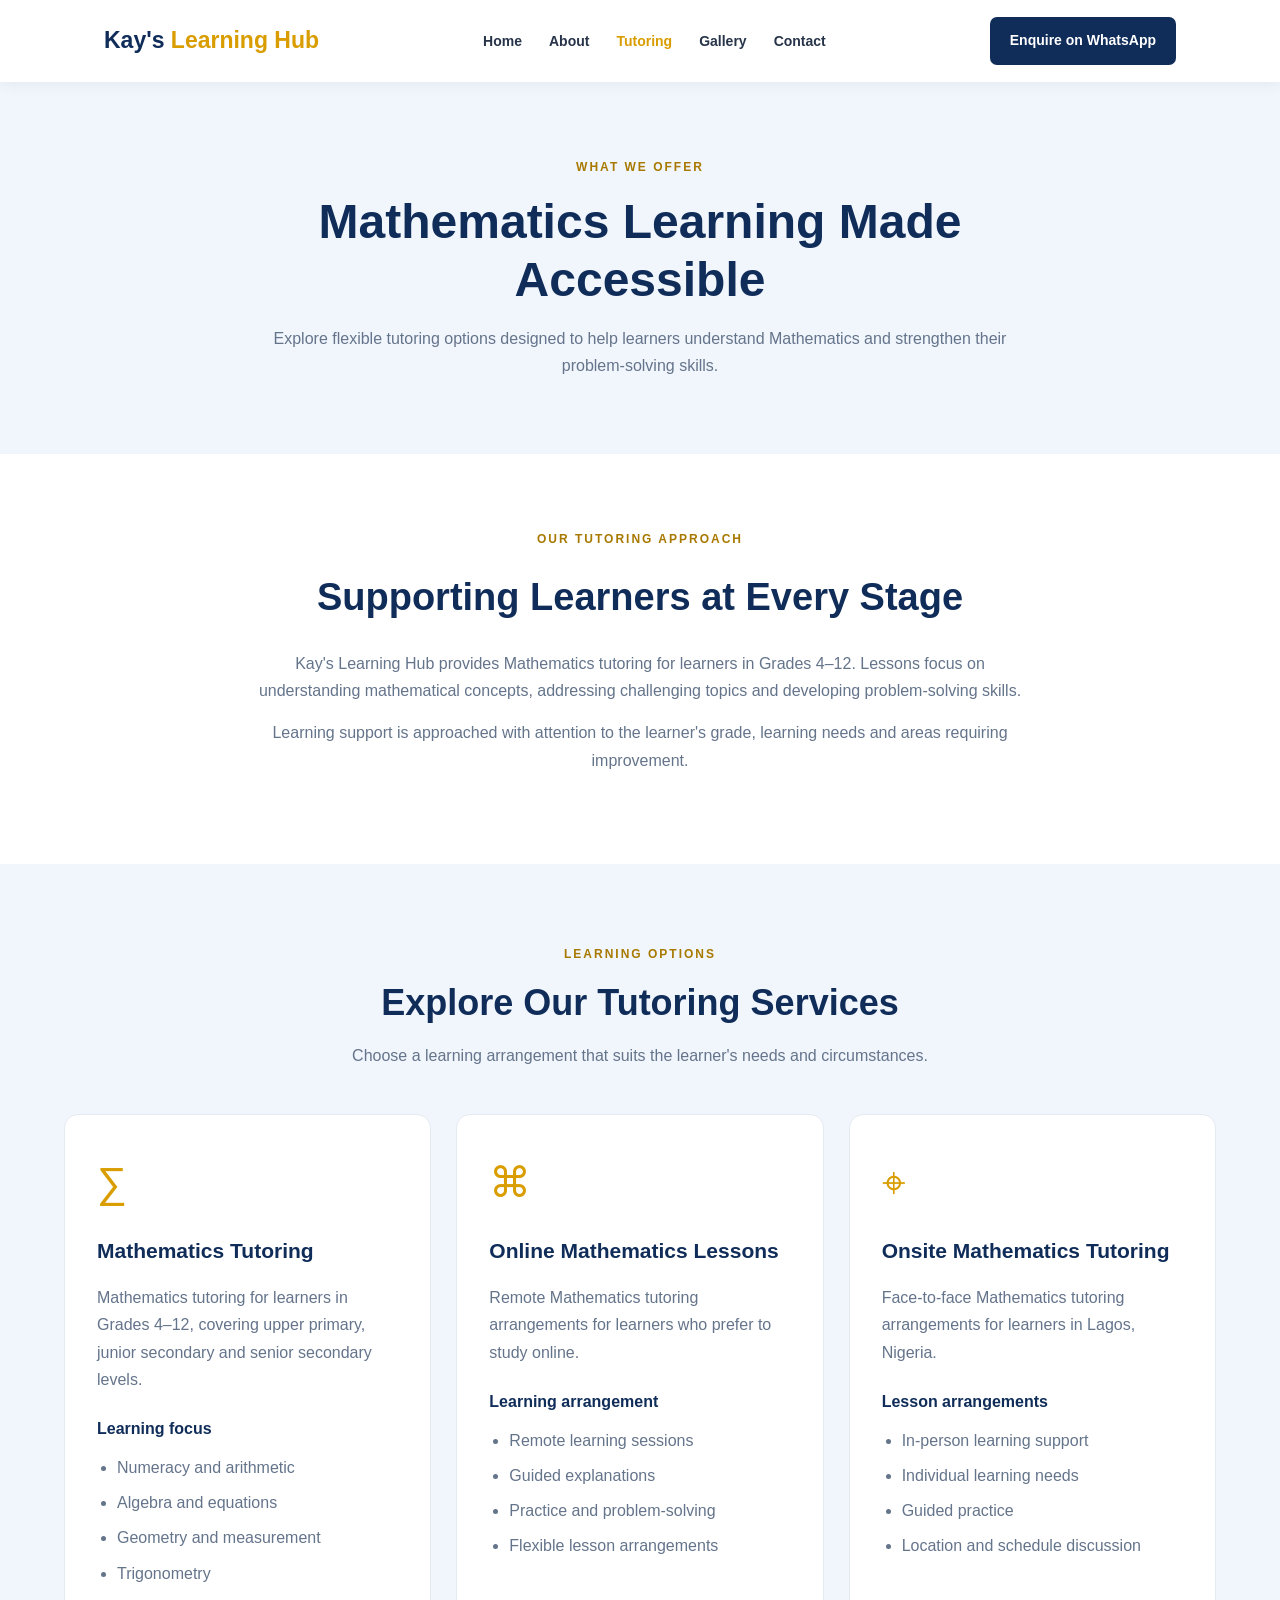
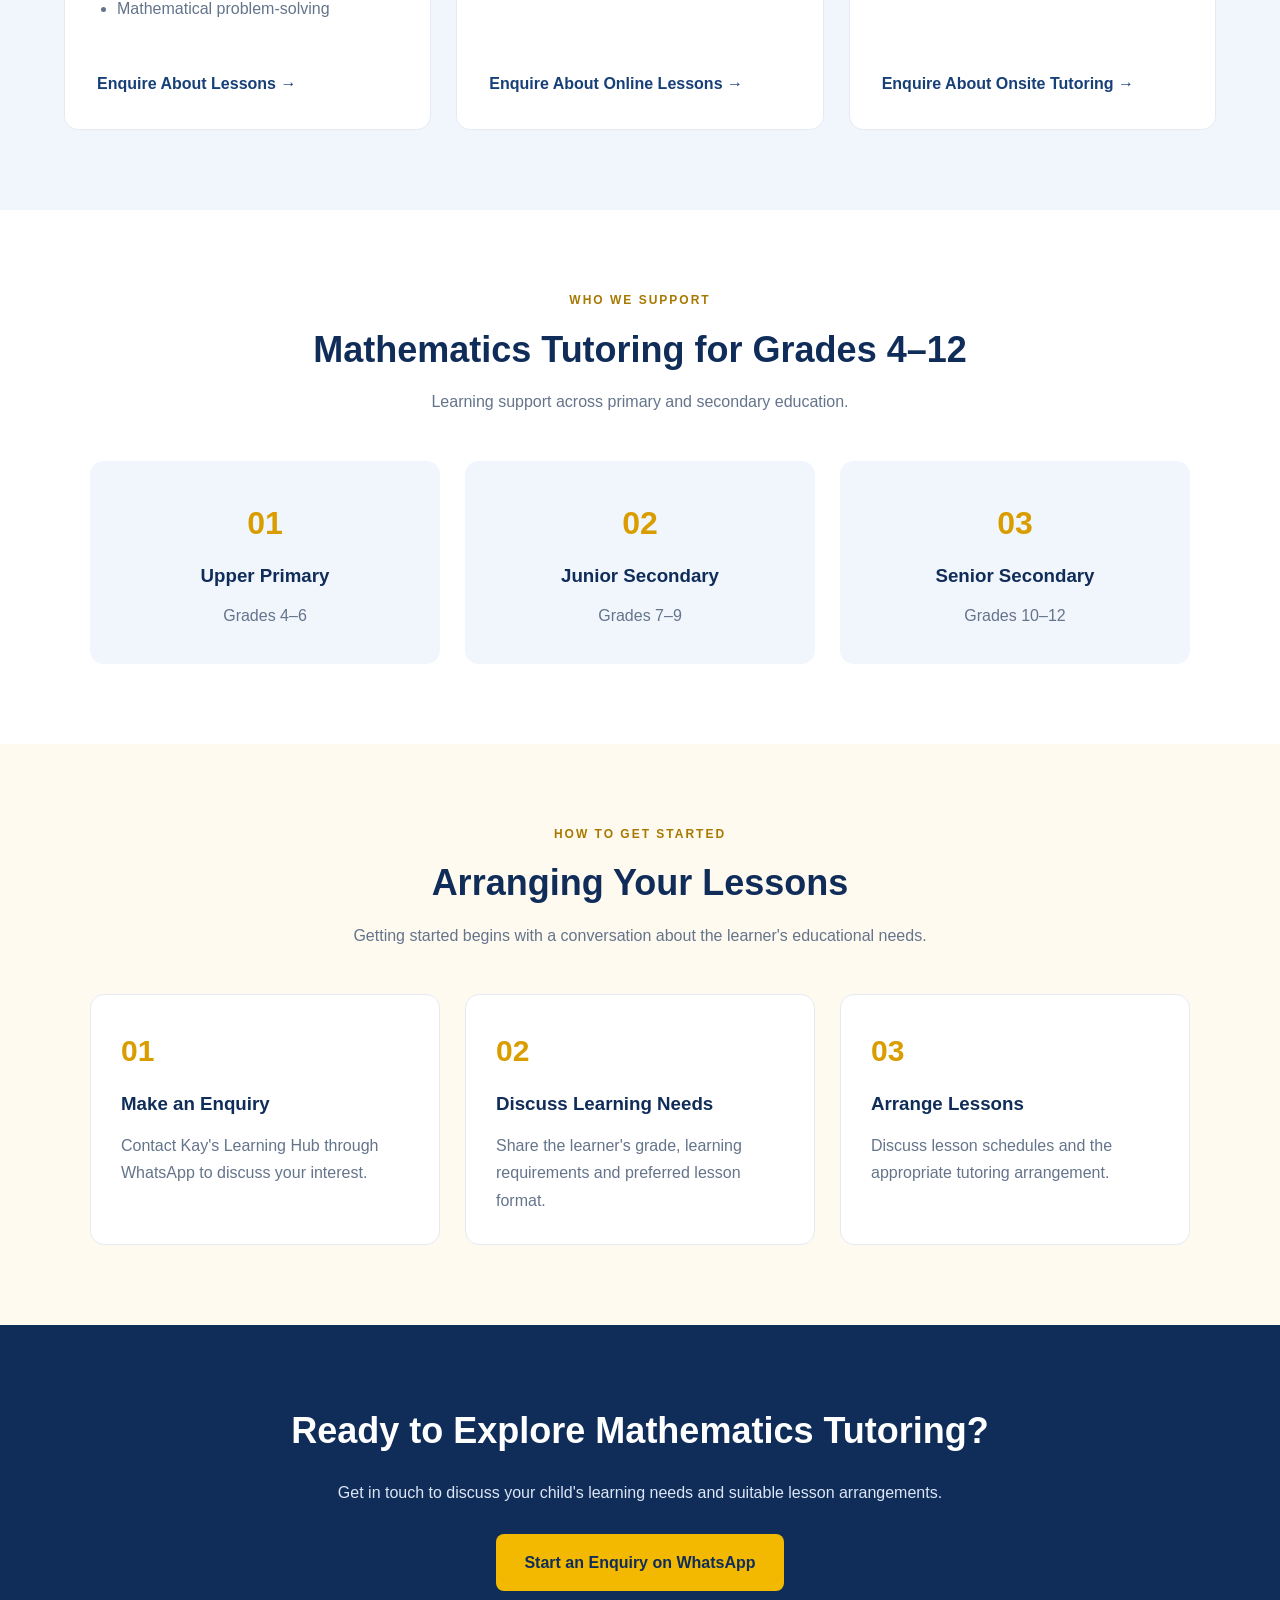
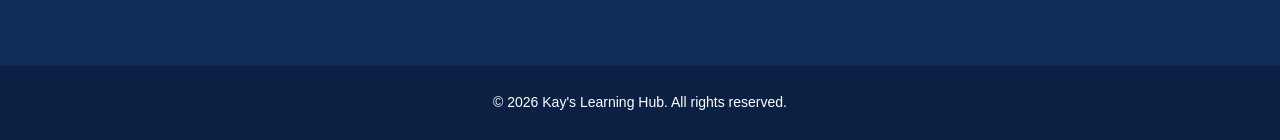
<file: tutoring.html>
<!DOCTYPE html>
<html lang="en">
<head>
    <meta charset="UTF-8">
    <meta name="viewport" content="width=device-width, initial-scale=1.0">

    <title>Mathematics Tutoring Services | Kay's Learning Hub</title>

    <meta name="description" content="Explore Mathematics tutoring for Grades 4–12, including online and onsite learning options at Kay's Learning Hub in Lagos, Nigeria.">
    <meta name="theme-color" content="#102D5A">

    <link rel="stylesheet" href="css/style.css">
    <script src="js/script.js" defer></script>
</head>

<body>

    <!-- HEADER -->
    <header class="header">
        <nav class="navbar" aria-label="Main navigation">

            <a href="index.html" class="logo">
                Kay's <span>Learning Hub</span>
            </a>

            <button
                class="menu-toggle"
                type="button"
                aria-label="Open navigation menu"
                aria-expanded="false"
                aria-controls="main-navigation">
                ☰
            </button>

            <ul class="nav-links" id="main-navigation">
                <li><a href="index.html">Home</a></li>
                <li><a href="about.html">About</a></li>
                <li>
                    <a href="tutoring.html" class="active" aria-current="page">
                        Tutoring
                    </a>
                </li>
                <li><a href="gallery.html">Gallery</a></li>
                <li><a href="contact.html">Contact</a></li>
            </ul>

            <a
                href="https://wa.me/2348129663415"
                class="nav-button"
                data-wa-topic="Mathematics tutoring for Grades 4–12">
                Enquire on WhatsApp
            </a>

        </nav>
    </header>


    <main>

        <!-- PAGE INTRODUCTION -->
        <section class="page-banner">

            <div class="page-banner-content">

                <p class="section-label">WHAT WE OFFER</p>

                <h1>Mathematics Learning Made Accessible</h1>

                <p>
                    Explore flexible tutoring options designed
                    to help learners understand Mathematics
                    and strengthen their problem-solving skills.
                </p>

            </div>

        </section>


        <!-- SERVICE INTRODUCTION -->
        <section class="tutoring-intro">

            <div class="tutoring-intro-content">

                <p class="section-label">OUR TUTORING APPROACH</p>

                <h2>Supporting Learners at Every Stage</h2>

                <p>
                    Kay's Learning Hub provides Mathematics
                    tutoring for learners in Grades 4–12.
                    Lessons focus on understanding mathematical
                    concepts, addressing challenging topics
                    and developing problem-solving skills.
                </p>

                <p>
                    Learning support is approached with attention
                    to the learner's grade, learning needs
                    and areas requiring improvement.
                </p>

            </div>

        </section>


        <!-- TUTORING SERVICES -->
        <section class="tutoring-services">

            <div class="section-heading">

                <p class="section-label">LEARNING OPTIONS</p>

                <h2>Explore Our Tutoring Services</h2>

                <p>
                    Choose a learning arrangement that suits
                    the learner's needs and circumstances.
                </p>

            </div>


            <div class="tutoring-grid">

                <!-- SERVICE 1 -->
                <article class="tutoring-card">

                    <div class="tutoring-icon" aria-hidden="true">∑</div>

                    <h3>Mathematics Tutoring</h3>

                    <p>
                        Mathematics tutoring for learners
                        in Grades 4–12, covering upper primary,
                        junior secondary and senior secondary levels.
                    </p>

                    <h4>Learning focus</h4>

                    <ul>
                        <li>Numeracy and arithmetic</li>
                        <li>Algebra and equations</li>
                        <li>Geometry and measurement</li>
                        <li>Trigonometry</li>
                        <li>Mathematical problem-solving</li>
                    </ul>

                    <a
                        href="https://wa.me/2348129663415"
                        class="service-contact"
                        data-wa-topic="Mathematics tutoring for Grades 4–12">

                        Enquire About Lessons →

                    </a>

                </article>


                <!-- SERVICE 2 -->
                <article class="tutoring-card">

                    <div class="tutoring-icon" aria-hidden="true">⌘</div>

                    <h3>Online Mathematics Lessons</h3>

                    <p>
                        Remote Mathematics tutoring arrangements
                        for learners who prefer to study online.
                    </p>

                    <h4>Learning arrangement</h4>

                    <ul>
                        <li>Remote learning sessions</li>
                        <li>Guided explanations</li>
                        <li>Practice and problem-solving</li>
                        <li>Flexible lesson arrangements</li>
                    </ul>

                    <a
                        href="https://wa.me/2348129663415"
                        class="service-contact"
                        data-wa-topic="online Mathematics lessons">

                        Enquire About Online Lessons →

                    </a>

                </article>


                <!-- SERVICE 3 -->
                <article class="tutoring-card">

                    <div class="tutoring-icon" aria-hidden="true">⌖</div>

                    <h3>Onsite Mathematics Tutoring</h3>

                    <p>
                        Face-to-face Mathematics tutoring
                        arrangements for learners in Lagos, Nigeria.
                    </p>

                    <h4>Lesson arrangements</h4>

                    <ul>
                        <li>In-person learning support</li>
                        <li>Individual learning needs</li>
                        <li>Guided practice</li>
                        <li>Location and schedule discussion</li>
                    </ul>

                    <a
                        href="https://wa.me/2348129663415"
                        class="service-contact"
                        data-wa-topic="onsite Mathematics tutoring in Lagos">

                        Enquire About Onsite Tutoring →

                    </a>

                </article>

            </div>

        </section>


        <!-- GRADE LEVELS -->
        <section class="grade-section">

            <div class="section-heading">

                <p class="section-label">WHO WE SUPPORT</p>

                <h2>Mathematics Tutoring for Grades 4–12</h2>

                <p>
                    Learning support across primary
                    and secondary education.
                </p>

            </div>

            <div class="grade-container">

                <article class="grade-card">

                    <span>01</span>

                    <h3>Upper Primary</h3>

                    <p>Grades 4–6</p>

                </article>


                <article class="grade-card">

                    <span>02</span>

                    <h3>Junior Secondary</h3>

                    <p>Grades 7–9</p>

                </article>


                <article class="grade-card">

                    <span>03</span>

                    <h3>Senior Secondary</h3>

                    <p>Grades 10–12</p>

                </article>

            </div>

        </section>


        <!-- LEARNING PROCESS -->
        <section class="learning-process">

            <div class="section-heading">

                <p class="section-label">HOW TO GET STARTED</p>

                <h2>Arranging Your Lessons</h2>

                <p>
                    Getting started begins with a conversation
                    about the learner's educational needs.
                </p>

            </div>

            <div class="process-container">

                <article class="process-card">

                    <span>01</span>

                    <h3>Make an Enquiry</h3>

                    <p>
                        Contact Kay's Learning Hub through
                        WhatsApp to discuss your interest.
                    </p>

                </article>


                <article class="process-card">

                    <span>02</span>

                    <h3>Discuss Learning Needs</h3>

                    <p>
                        Share the learner's grade, learning
                        requirements and preferred lesson format.
                    </p>

                </article>


                <article class="process-card">

                    <span>03</span>

                    <h3>Arrange Lessons</h3>

                    <p>
                        Discuss lesson schedules and
                        the appropriate tutoring arrangement.
                    </p>

                </article>

            </div>

        </section>


        <!-- FINAL CTA -->
        <section class="contact-cta">

            <div class="cta-content">

                <h2>Ready to Explore Mathematics Tutoring?</h2>

                <p>
                    Get in touch to discuss your child's
                    learning needs and suitable lesson arrangements.
                </p>

                <a
                    href="https://wa.me/2348129663415"
                    class="cta-button"
                    data-wa-topic="discussing Mathematics tutoring for your child">

                    Start an Enquiry on WhatsApp

                </a>

            </div>

        </section>

    </main>


    <!-- FOOTER -->
    <footer class="footer">

        <p>&copy; 2026 Kay's Learning Hub. All rights reserved.</p>

    </footer>

</body>
</html>
</file>
<file: css/style.css>
/* =========================================
   KAY'S LEARNING HUB
   Main Website Stylesheet
========================================= */

/* 1. DESIGN SYSTEM */

:root {
    --navy: #102D5A;
    --blue: #173F78;
    --yellow: #F2B900;
    --gold: #D99D00;
    --white: #FFFFFF;
    --light-blue: #F1F5FC;
    --cream: #FFFAF0;
    --text: #273449;
    --muted: #64748B;
    --border: #E5EAF2;

    --shadow: 0 10px 30px rgba(16, 45, 90, 0.08);
    --radius: 14px;
}

/* 2. RESET AND GLOBAL STYLES */

* {
    margin: 0;
    padding: 0;
    box-sizing: border-box;
}

html {
    scroll-behavior: smooth;
    scroll-padding-top: 90px;
}

body {
    font-family: "Segoe UI", Arial, sans-serif;
    color: var(--text);
    background: var(--white);
    line-height: 1.7;
}

a {
    color: inherit;
    text-decoration: none;
}

img {
    display: block;
    max-width: 100%;
    height: auto;
}

button,
a {
    -webkit-tap-highlight-color: transparent;
}

a:focus-visible,
button:focus-visible {
    outline: 3px solid var(--yellow);
    outline-offset: 4px;
}

.container {
    width: min(1200px, 90%);
    margin-inline: auto;
}

/* 3. HEADER AND NAVIGATION */

.header {
    position: sticky;
    top: 0;
    z-index: 1000;
    background: var(--white);
    box-shadow: 0 2px 15px rgba(0, 0, 0, 0.06);
}

.navbar {
    max-width: 1200px;
    min-height: 82px;
    margin: auto;
    padding: 15px 5%;
    display: flex;
    align-items: center;
    justify-content: space-between;
    gap: 25px;
}

.logo {
    font-size: 23px;
    font-weight: 800;
    color: var(--navy);
    white-space: nowrap;
}

.logo span {
    color: var(--gold);
}

.nav-links {
    display: flex;
    align-items: center;
    gap: 27px;
    list-style: none;
}

.nav-links a {
    font-size: 14px;
    font-weight: 600;
    transition: color 0.3s ease;
}

.nav-links a:hover {
    color: var(--gold);
}

.nav-button {
    background: var(--navy);
    color: var(--white);
    padding: 12px 20px;
    border-radius: 7px;
    font-size: 14px;
    font-weight: 700;
    white-space: nowrap;
    transition: 0.3s ease;
}

.nav-button:hover {
    background: var(--yellow);
    color: var(--navy);
}

/* 4. HERO SECTION */

.hero {
    max-width: 1200px;
    min-height: 590px;
    margin: auto;
    padding: 75px 5%;
    display: grid;
    grid-template-columns: 1.1fr 0.9fr;
    align-items: center;
    gap: 55px;
}

.hero-content {
    max-width: 620px;
}

.hero-label,
.section-label {
    color: #A87900;
    font-size: 12px;
    font-weight: 800;
    letter-spacing: 2px;
    margin-bottom: 16px;
}

.hero h1 {
    color: var(--navy);
    font-size: clamp(42px, 5vw, 66px);
    line-height: 1.12;
    font-weight: 800;
    margin-bottom: 24px;
    letter-spacing: -1.5px;
}

.hero h1 span {
    display: block;
    color: var(--gold);
}

.hero-description {
    max-width: 540px;
    color: var(--muted);
    font-size: 17px;
    margin-bottom: 20px;
}

.hero-grade {
    color: var(--navy);
    font-weight: 700;
    margin-bottom: 28px;
}

.hero-buttons {
    display: flex;
    flex-wrap: wrap;
    gap: 14px;
}

.primary-button,
.secondary-button {
    display: inline-block;
    padding: 14px 23px;
    border-radius: 8px;
    font-size: 14px;
    font-weight: 700;
    transition: 0.3s ease;
}

.primary-button {
    background: var(--navy);
    color: var(--white);
}

.primary-button:hover {
    background: var(--yellow);
    color: var(--navy);
    transform: translateY(-3px);
}

.secondary-button {
    border: 2px solid var(--navy);
    color: var(--navy);
}

.secondary-button:hover {
    background: var(--navy);
    color: var(--white);
}

/* 5. TUTOR IMAGE */

.hero-image {
    width: 100%;
    max-width: 100%;
    margin: auto;
}

.hero-image img {
    width: 100%;
    height: auto;
    object-fit: contain;
    border-radius: var(--radius);
}

/* 6. SECTION HEADINGS */

.section-heading {
    max-width: 750px;
    margin: 0 auto 45px;
    padding: 0 15px;
    text-align: center;
}

.section-heading h2,
.tutor-text h2 {
    color: var(--navy);
    font-size: clamp(27px, 3vw, 36px);
    line-height: 1.3;
    margin-bottom: 15px;
}

.section-heading > p:last-child {
    color: var(--muted);
}

/* 7. WHY CHOOSE US */

.why-us {
    background: var(--light-blue);
    padding: 85px 5%;
}

.feature-container {
    max-width: 1200px;
    margin: auto;
    display: grid;
    grid-template-columns: repeat(3, 1fr);
    gap: 25px;
}

.feature-card {
    padding: 32px;
    background: var(--white);
    border: 1px solid var(--border);
    border-radius: var(--radius);
    transition: 0.3s ease;
}

.feature-card:hover {
    transform: translateY(-6px);
    box-shadow: var(--shadow);
}

.feature-card h3 {
    color: var(--navy);
    font-size: 19px;
    margin-bottom: 12px;
}

.feature-card p {
    color: var(--muted);
}

/* 8. TUTORING SERVICES */

.services {
    padding: 85px 5%;
}

.service-container {
    max-width: 1200px;
    margin: auto;
    display: grid;
    grid-template-columns: repeat(3, minmax(0, 1fr));
    gap: 25px;
}

.service-card {
    padding: 32px;
    background: var(--white);
    border: 1px solid var(--border);
    border-radius: var(--radius);
    transition: 0.3s ease;
}

.service-card:hover {
    border-color: var(--yellow);
    transform: translateY(-5px);
    box-shadow: var(--shadow);
}

.service-icon {
    color: var(--gold);
    font-size: 40px;
    margin-bottom: 15px;
}

.service-card h3 {
    color: var(--navy);
    font-size: 19px;
    margin-bottom: 12px;
}

.service-card p {
    color: var(--muted);
    margin-bottom: 20px;
}

.service-card a {
    color: var(--blue);
    font-weight: 700;
}

.service-card a:hover {
    color: var(--gold);
}

/* 9. TUTOR PREVIEW */

.tutor-preview {
    max-width: 1200px;
    margin: auto;
    padding: 85px 5%;
    display: grid;
    grid-template-columns: 1.2fr 0.8fr;
    align-items: center;
    gap: 60px;
}

.tutor-text p:not(.section-label) {
    color: var(--muted);
    margin-bottom: 18px;
}

.tutor-text .primary-button {
    margin-top: 10px;
}

.tutor-qualification {
    padding: 45px 25px;
    background: var(--navy);
    color: var(--white);
    text-align: center;
    border-radius: var(--radius);
    border-bottom: 6px solid var(--yellow);
}

.tutor-qualification h3 {
    color: var(--yellow);
    font-size: 65px;
    margin-bottom: 10px;
}

.tutor-qualification h4 {
    font-size: 21px;
    margin-bottom: 12px;
}

.tutor-qualification p {
    color: #DCE6F5;
}

/* 10. WHATSAPP CALL TO ACTION */

.contact-cta {
    padding: 75px 5%;
    background: var(--navy);
    text-align: center;
}

.cta-content {
    max-width: 750px;
    margin: auto;
}

.cta-content h2 {
    color: var(--white);
    font-size: clamp(27px, 3vw, 36px);
    margin-bottom: 18px;
}

.cta-content p {
    color: #DCE6F5;
    margin-bottom: 28px;
}

.cta-button {
    display: inline-block;
    padding: 15px 28px;
    background: var(--yellow);
    color: var(--navy);
    border-radius: 8px;
    font-weight: 800;
    transition: 0.3s ease;
}

.cta-button:hover {
    background: var(--white);
    transform: translateY(-3px);
}

/* 11. FOOTER */

.footer {
    padding: 25px 15px;
    background: #0B2143;
    color: var(--white);
    text-align: center;
    font-size: 14px;
}

/* 12. TABLET RESPONSIVENESS */

@media (max-width: 900px) {
    .navbar {
        gap: 15px;
    }

    .nav-links {
        gap: 14px;
    }

    .nav-links a {
        font-size: 13px;
    }

    .hero {
        gap: 30px;
    }

    .feature-container,
    .service-container {
        grid-template-columns: repeat(2, minmax(0, 1fr));
    }

    .tutor-preview {
        gap: 35px;
    }
}

/* 13. MOBILE RESPONSIVENESS */

@media (max-width: 650px) {
    .navbar {
        justify-content: center;
        flex-wrap: wrap;
        padding: 16px 5%;
        gap: 14px;
    }

    .logo {
        width: 100%;
        text-align: center;
    }

    .nav-links {
        width: 100%;
        justify-content: center;
        flex-wrap: wrap;
        gap: 12px 18px;
    }

    .nav-links a {
        font-size: 13px;
    }

    .nav-button {
        width: 100%;
        text-align: center;
    }

    .hero {
        grid-template-columns: 1fr;
        padding: 55px 6%;
        text-align: center;
        gap: 35px;
    }

    .hero-content {
        margin: auto;
    }

    .hero h1 {
        font-size: clamp(39px, 10vw, 48px);
    }

    .hero-description {
        font-size: 15px;
    }

    .hero-buttons {
        justify-content: center;
    }

    .hero-image {
        width: 100%;
        max-width: 100%;
    }

    .hero-image img {
        width: 100%;
        height: auto;
        margin: auto;
    }

    .feature-container,
    .service-container,
    .tutor-preview {
        grid-template-columns: 1fr;
    }

    .tutor-preview {
        gap: 35px;
        text-align: center;
    }

    .why-us,
    .services,
    .tutor-preview {
        padding-top: 60px;
        padding-bottom: 60px;
    }

    .feature-card,
    .service-card {
        padding: 26px;
    }
}

/* 14. ACCESSIBILITY */

@media (prefers-reduced-motion: reduce) {
    *,
    *::before,
    *::after {
        scroll-behavior: auto !important;
        animation-duration: 0.01ms !important;
        transition-duration: 0.01ms !important;
    }
}


/* =========================================
   ABOUT PAGE
========================================= */

.page-banner {
    padding: 75px 5%;
    background: var(--light-blue);
    text-align: center;
}

.page-banner-content {
    max-width: 750px;
    margin: auto;
}

.page-banner h1 {
    color: var(--navy);
    font-size: clamp(32px, 5vw, 48px);
    line-height: 1.2;
    margin-bottom: 16px;
}

.page-banner-content > p:last-child {
    color: var(--muted);
}

/* TUTOR PROFILE */

.about-profile {
    max-width: 1200px;
    margin: auto;
    padding: 85px 5%;
    display: grid;
    grid-template-columns: 0.85fr 1.15fr;
    align-items: center;
    gap: 60px;
}

.about-image img {
    width: 100%;
    height: auto;
    object-fit: contain;
    border-radius: var(--radius);
}

.about-content h2 {
    color: var(--navy);
    font-size: 36px;
    margin-bottom: 8px;
}

.about-content h3 {
    color: var(--gold);
    font-size: 17px;
    margin-bottom: 22px;
}

.about-content > p:not(.section-label) {
    color: var(--muted);
    margin-bottom: 17px;
}

.about-socials {
    display: flex;
    flex-wrap: wrap;
    gap: 15px;
    margin-top: 25px;
}

.about-socials a {
    padding: 10px 20px;
    border: 1px solid var(--navy);
    border-radius: 7px;
    color: var(--navy);
    font-weight: 700;
    transition: 0.3s ease;
}

.about-socials a:hover {
    background: var(--navy);
    color: var(--white);
}

/* EDUCATION */

.education-section {
    padding: 75px 5%;
    background: var(--light-blue);
}

.education-card {
    max-width: 750px;
    margin: auto;
    padding: 30px;
    display: flex;
    align-items: center;
    gap: 25px;
    background: var(--white);
    border: 1px solid var(--border);
    border-radius: var(--radius);
    box-shadow: var(--shadow);
}

.education-icon {
    min-width: 95px;
    min-height: 95px;
    display: grid;
    place-items: center;
    background: var(--navy);
    color: var(--yellow);
    border-radius: 12px;
    font-size: 25px;
    font-weight: 800;
}

.education-card h3 {
    color: var(--navy);
    margin-bottom: 8px;
}

.education-card p {
    color: var(--muted);
}

/* TEACHING PHILOSOPHY */

.philosophy-section {
    padding: 85px 5%;
}

.philosophy-container {
    max-width: 1200px;
    margin: auto;
    display: grid;
    grid-template-columns: repeat(2, minmax(0, 1fr));
    gap: 25px;
}

.philosophy-card {
    padding: 30px;
    border: 1px solid var(--border);
    border-radius: var(--radius);
    transition: 0.3s ease;
}

.philosophy-card:hover {
    transform: translateY(-5px);
    box-shadow: var(--shadow);
}

.philosophy-number {
    color: var(--gold);
    font-size: 30px;
    font-weight: 800;
    margin-bottom: 12px;
}

.philosophy-card h3 {
    color: var(--navy);
    margin-bottom: 12px;
}

.philosophy-card p {
    color: var(--muted);
}

/* ABOUT PAGE MOBILE */

@media (max-width: 768px) {

    .about-profile {
        grid-template-columns: 1fr;
        gap: 35px;
        padding-top: 60px;
        padding-bottom: 60px;
    }

    .about-image {
        max-width: 550px;
        margin: auto;
    }

    .about-content {
        text-align: center;
    }

    .about-socials {
        justify-content: center;
    }

    .philosophy-container {
        grid-template-columns: 1fr;
    }

    .education-card {
        align-items: flex-start;
    }

}

@media (max-width: 480px) {

    .education-card {
        flex-direction: column;
        align-items: center;
        text-align: center;
    }

    .about-content h2 {
        font-size: 30px;
    }

}


/* =========================================
   TUTORING PAGE
========================================= */

.tutoring-intro {
    max-width: 900px;
    margin: auto;
    padding: 75px 5%;
    text-align: center;
}

.tutoring-intro-content h2 {
    color: var(--navy);
    font-size: clamp(28px, 4vw, 38px);
    margin-bottom: 20px;
}

.tutoring-intro-content p:not(.section-label) {
    color: var(--muted);
    margin-bottom: 15px;
}

/* SERVICE CARDS */

.tutoring-services {
    padding: 80px 5%;
    background: var(--light-blue);
}

.tutoring-grid {
    max-width: 1200px;
    margin: auto;
    display: grid;
    grid-template-columns: repeat(3, minmax(0, 1fr));
    gap: 25px;
}

.tutoring-card {
    display: flex;
    flex-direction: column;
    padding: 32px;
    background: var(--white);
    border: 1px solid var(--border);
    border-radius: var(--radius);
    transition: 0.3s ease;
}

.tutoring-card:hover {
    transform: translateY(-5px);
    box-shadow: var(--shadow);
}

.tutoring-icon {
    color: var(--gold);
    font-size: 42px;
    margin-bottom: 15px;
}

.tutoring-card h3 {
    color: var(--navy);
    font-size: 21px;
    margin-bottom: 15px;
}

.tutoring-card > p {
    color: var(--muted);
    margin-bottom: 22px;
}

.tutoring-card h4 {
    color: var(--navy);
    margin-bottom: 12px;
}

.tutoring-card ul {
    padding-left: 20px;
    margin-bottom: 25px;
    color: var(--muted);
}

.tutoring-card li {
    margin-bottom: 8px;
}

.service-contact {
    display: inline-block;
    margin-top: auto;
    padding-top: 15px;
    color: var(--blue);
    font-weight: 700;
}

.service-contact:hover {
    color: var(--gold);
}

/* GRADE LEVELS */

.grade-section {
    padding: 80px 5%;
}

.grade-container {
    max-width: 1100px;
    margin: auto;
    display: grid;
    grid-template-columns: repeat(3, minmax(0, 1fr));
    gap: 25px;
}

.grade-card {
    padding: 35px 25px;
    background: var(--light-blue);
    border-radius: var(--radius);
    text-align: center;
}

.grade-card span {
    color: var(--gold);
    font-size: 32px;
    font-weight: 800;
}

.grade-card h3 {
    color: var(--navy);
    margin: 10px 0;
}

.grade-card p {
    color: var(--muted);
}

/* LEARNING PROCESS */

.learning-process {
    padding: 80px 5%;
    background: var(--cream);
}

.process-container {
    max-width: 1100px;
    margin: auto;
    display: grid;
    grid-template-columns: repeat(3, minmax(0, 1fr));
    gap: 25px;
}

.process-card {
    padding: 30px;
    background: var(--white);
    border-radius: var(--radius);
    border: 1px solid var(--border);
}

.process-card span {
    color: var(--gold);
    font-size: 30px;
    font-weight: 800;
}

.process-card h3 {
    color: var(--navy);
    margin: 12px 0;
}

.process-card p {
    color: var(--muted);
}

/* TUTORING PAGE RESPONSIVENESS */

@media (max-width: 900px) {

    .tutoring-grid {
        grid-template-columns: repeat(2, minmax(0, 1fr));
    }

    .process-container {
        grid-template-columns: repeat(2, minmax(0, 1fr));
    }

}

@media (max-width: 650px) {

    .tutoring-grid,
    .grade-container,
    .process-container {
        grid-template-columns: 1fr;
    }

    .tutoring-intro,
    .tutoring-services,
    .grade-section,
    .learning-process {
        padding-top: 60px;
        padding-bottom: 60px;
    }

}


/* ==============================
   GALLERY PAGE
================================= */

.gallery-intro {
    padding: 65px 20px 30px;
}

.gallery-intro .section-heading {
    max-width: 750px;
    margin: 0 auto;
}

.gallery-intro .section-heading p {
    max-width: 650px;
    margin: 15px auto 0;
    line-height: 1.8;
}

.gallery-section {
    padding: 35px 20px 85px;
    background: var(--light-blue);
}

.gallery-section .container {
    max-width: 1150px;
    margin: 0 auto;
}

.gallery-grid {
    display: grid;
    grid-template-columns: repeat(2, minmax(0, 1fr));
    gap: 30px;
}

.gallery-card {
    background: var(--white);
    border: 1px solid var(--border);
    border-radius: var(--radius);
    overflow: hidden;
    box-shadow: var(--shadow);
}

.gallery-card img {
    display: block;
    width: 100%;
    height: auto;
    object-fit: contain;
}

.gallery-caption {
    padding: 24px;
}

.gallery-category {
    display: inline-block;
    margin-bottom: 10px;
    color: var(--blue);
    font-size: 0.8rem;
    font-weight: 700;
    text-transform: uppercase;
    letter-spacing: 0.7px;
}

.gallery-caption h3 {
    color: var(--navy);
    font-size: 1.2rem;
    margin-bottom: 10px;
}

.gallery-caption p {
    color: var(--muted);
    line-height: 1.7;
}


/* Gallery Responsive Layout */

@media (max-width: 768px) {
    .gallery-grid {
        grid-template-columns: 1fr;
        gap: 24px;
    }

    .gallery-section {
        padding: 30px 18px 65px;
    }

    .gallery-caption {
        padding: 20px;
    }
}


/* ==============================
   CONTACT PAGE
================================= */

.contact-intro {
    padding: 65px 20px 35px;
}

.contact-intro .section-heading {
    max-width: 750px;
    margin: 0 auto;
}

.contact-intro .section-heading p {
    max-width: 650px;
    margin: 15px auto 0;
    line-height: 1.8;
}

.contact-details-section {
    padding: 35px 20px 85px;
    background: var(--light-blue);
}

.contact-details-section .container,
.social-section .container {
    max-width: 1150px;
    margin: 0 auto;
}

.contact-details-grid {
    display: grid;
    grid-template-columns: repeat(3, minmax(0, 1fr));
    gap: 25px;
}

.contact-info-card {
    padding: 32px 25px;
    background: var(--white);
    border: 1px solid var(--border);
    border-radius: var(--radius);
    box-shadow: var(--shadow);
}

.contact-icon {
    display: flex;
    align-items: center;
    justify-content: center;
    width: 45px;
    height: 45px;
    margin-bottom: 20px;
    background: var(--light-blue);
    color: var(--blue);
    border-radius: 50%;
    font-weight: 700;
}

.contact-info-card h3 {
    margin-bottom: 12px;
    color: var(--navy);
    font-size: 1.2rem;
}

.contact-info-card p {
    margin-bottom: 18px;
    color: var(--muted);
    line-height: 1.7;
}

.contact-info-card a,
.contact-detail-text {
    display: block;
    width: fit-content;
    margin-top: 10px;
    color: var(--blue);
    font-weight: 600;
    text-decoration: none;
    overflow-wrap: anywhere;
}

.contact-info-card a:hover {
    text-decoration: underline;
}


/* Social Media Section */

.social-section {
    padding: 80px 20px;
}

.social-content {
    max-width: 700px;
    margin: 0 auto;
    text-align: center;
}

.social-content h2 {
    margin: 12px 0;
    color: var(--navy);
    font-size: 2rem;
}

.social-content p {
    margin: 0 auto;
    max-width: 600px;
    color: var(--muted);
    line-height: 1.8;
}

.social-links {
    display: flex;
    justify-content: center;
    flex-wrap: wrap;
    gap: 15px;
    margin-top: 28px;
}

.social-links a {
    display: inline-block;
    padding: 12px 25px;
    background: var(--navy);
    color: var(--white);
    border-radius: 6px;
    text-decoration: none;
    font-weight: 600;
    transition: background 0.2s ease;
}

.social-links a:hover {
    background: var(--blue);
}


/* Contact Responsive Layout */

@media (max-width: 900px) {
    .contact-details-grid {
        grid-template-columns: repeat(2, minmax(0, 1fr));
    }
}

@media (max-width: 650px) {
    .contact-details-grid {
        grid-template-columns: 1fr;
    }

    .contact-details-section {
        padding: 30px 18px 60px;
    }

    .social-section {
        padding: 60px 18px;
    }

    .social-content h2 {
        font-size: 1.7rem;
    }
}


/* =========================================
   FINAL WEBSITE QUALITY IMPROVEMENTS
========================================= */

/* Consistent page behaviour */

html {
    scroll-behavior: smooth;
    scroll-padding-top: 90px;
}

body {
    min-width: 320px;
    overflow-x: hidden;
}

img {
    max-width: 100%;
    height: auto;
}


/* Consistent navigation */

.navbar {
    width: 100%;
}

.nav-links a {
    transition: color 0.2s ease, background 0.2s ease;
}

.nav-links a:hover,
.nav-links a.active {
    color: var(--gold);
}


/* Consistent buttons */

button,
a {
    -webkit-tap-highlight-color: transparent;
}

button:focus-visible,
a:focus-visible {
    outline: 3px solid var(--gold);
    outline-offset: 3px;
}


/* Improve card presentation */

.feature-card,
.service-card,
.philosophy-card,
.tutoring-card,
.grade-card,
.process-card,
.gallery-card,
.contact-info-card {
    transition: transform 0.2s ease, box-shadow 0.2s ease;
}

.feature-card:hover,
.service-card:hover,
.philosophy-card:hover,
.tutoring-card:hover,
.grade-card:hover,
.process-card:hover,
.gallery-card:hover,
.contact-info-card:hover {
    transform: translateY(-3px);
    box-shadow: var(--shadow);
}


/* Image presentation */

.hero-image img,
.about-image img,
.gallery-card img {
    display: block;
    width: 100%;
    height: auto;
    object-fit: contain;
}


/* Footer consistency */

.footer {
    text-align: center;
    padding: 25px 20px;
}

.footer p {
    margin: 0;
    line-height: 1.7;
}


/* Responsive typography */

@media (max-width: 768px) {

    h1 {
        font-size: clamp(2rem, 7vw, 2.8rem);
    }

    h2 {
        font-size: clamp(1.5rem, 5vw, 2rem);
    }

    .hero {
        gap: 30px;
    }

    .hero-content,
    .hero-image {
        width: 100%;
    }

}


/* Respect reduced-motion preferences */

@media (prefers-reduced-motion: reduce) {

    html {
        scroll-behavior: auto;
    }

    *,
    *::before,
    *::after {
        animation-duration: 0.01ms !important;
        animation-iteration-count: 1 !important;
        transition-duration: 0.01ms !important;
    }

}


/* Mathematics visual gallery card */

.maths-visual {
    padding: 38px 30px;
    background: var(--navy);
    color: var(--white);
}

.maths-visual h3 {
    margin: 16px 0 10px;
    font-size: 1.8rem;
    color: var(--white);
}

.maths-visual > p {
    line-height: 1.7;
    color: #E4EAF5;
}

.equation-display {
    display: flex;
    flex-direction: column;
    gap: 12px;
    margin: 28px 0;
    padding: 22px;
    background: rgba(255, 255, 255, 0.1);
    border-left: 4px solid var(--gold);
    border-radius: 8px;
    overflow-wrap: anywhere;
}

.equation-display span {
    font-size: clamp(1rem, 3vw, 1.4rem);
    font-weight: 700;
    letter-spacing: 0.5px;
}

.maths-visual .maths-visual-footer {
    margin-bottom: 0;
    font-size: 0.9rem;
}


/* Homepage tutor credential summary */

.credential-divider {
    height: 1px;
    margin: 20px 0;
    background: var(--border);
}

.tutor-qualification .section-label {
    margin-bottom: 12px;
}

.tutor-qualification .credential-item {
    display: flex;
    flex-direction: column;
    gap: 5px;
    padding: 12px 0;
    border-bottom: 1px solid var(--border);
}

.tutor-qualification .credential-item strong {
    color: var(--navy);
}

.tutor-qualification .credential-item span {
    color: var(--muted);
    line-height: 1.6;
}


/* Mathematics visual gallery card refinements */

.maths-visual-card {
    overflow: hidden;
}

.maths-visual {
    min-height: 320px;
    display: flex;
    flex-direction: column;
    justify-content: center;
}

.maths-visual .gallery-category {
    color: var(--yellow);
}

@media (max-width: 480px) {
    .maths-visual {
        padding: 30px 22px;
    }

    .maths-visual h3 {
        font-size: 1.5rem;
    }

    .equation-display {
        padding: 18px;
    }
}


/* =========================================
   FINAL MOBILE NAVIGATION FIX
   Breakpoint: 768px
========================================= */

/* Hide hamburger menu on desktop */
.menu-toggle {
    display: none;
}


/* Mobile and tablet navigation */
@media (max-width: 768px) {

    .navbar {
        position: relative;
        min-height: 72px;
        justify-content: space-between;
        flex-wrap: nowrap;
        gap: 12px;
        padding: 12px 5%;
    }

    /* Website logo */
    .navbar .logo {
        width: auto;
        text-align: left;
        font-size: clamp(17px, 4vw, 22px);
        flex-shrink: 1;
    }

    /* Hamburger button */
    .menu-toggle {
        display: flex;
        align-items: center;
        justify-content: center;
        flex-shrink: 0;
        width: 42px;
        height: 42px;
        padding: 0;
        border: 1px solid var(--border);
        border-radius: 8px;
        background: var(--white);
        color: var(--navy);
        font-size: 25px;
        line-height: 1;
        cursor: pointer;
    }

    .menu-toggle:hover {
        background: var(--light-blue);
    }

    /* Hide desktop WhatsApp navigation button */
    .navbar > .nav-button {
        display: none;
    }

    /* Collapsed navigation */
    .navbar .nav-links {
        position: absolute;
        top: 100%;
        left: 0;
        right: 0;
        z-index: 1001;

        display: none;
        flex-direction: column;
        align-items: stretch;
        justify-content: flex-start;

        width: 100%;
        gap: 0;
        padding: 10px 5% 18px;

        background: var(--white);
        box-shadow: 0 12px 20px rgba(16, 45, 90, 0.10);

        list-style: none;
    }

    /* Expanded navigation */
    .navbar .nav-links.active {
        display: flex;
    }

    .navbar .nav-links li {
        width: 100%;
    }

    .navbar .nav-links a {
        display: block;
        width: 100%;
        padding: 12px 10px;
        font-size: 15px;
        border-bottom: 1px solid var(--border);
    }

    .navbar .nav-links li:last-child a {
        border-bottom: none;
    }

    .navbar .nav-links a.active {
        color: var(--gold);
    }

}


/* =========================================
   MOBILE NAVIGATION SMALL-SCREEN REFINEMENT
========================================= */

@media (max-width: 380px) {

    .navbar {
        padding-left: 4%;
        padding-right: 4%;
        gap: 8px;
    }

    .navbar .logo {
        font-size: 17px;
    }

    .menu-toggle {
        width: 40px;
        height: 40px;
    }

}
</file>
